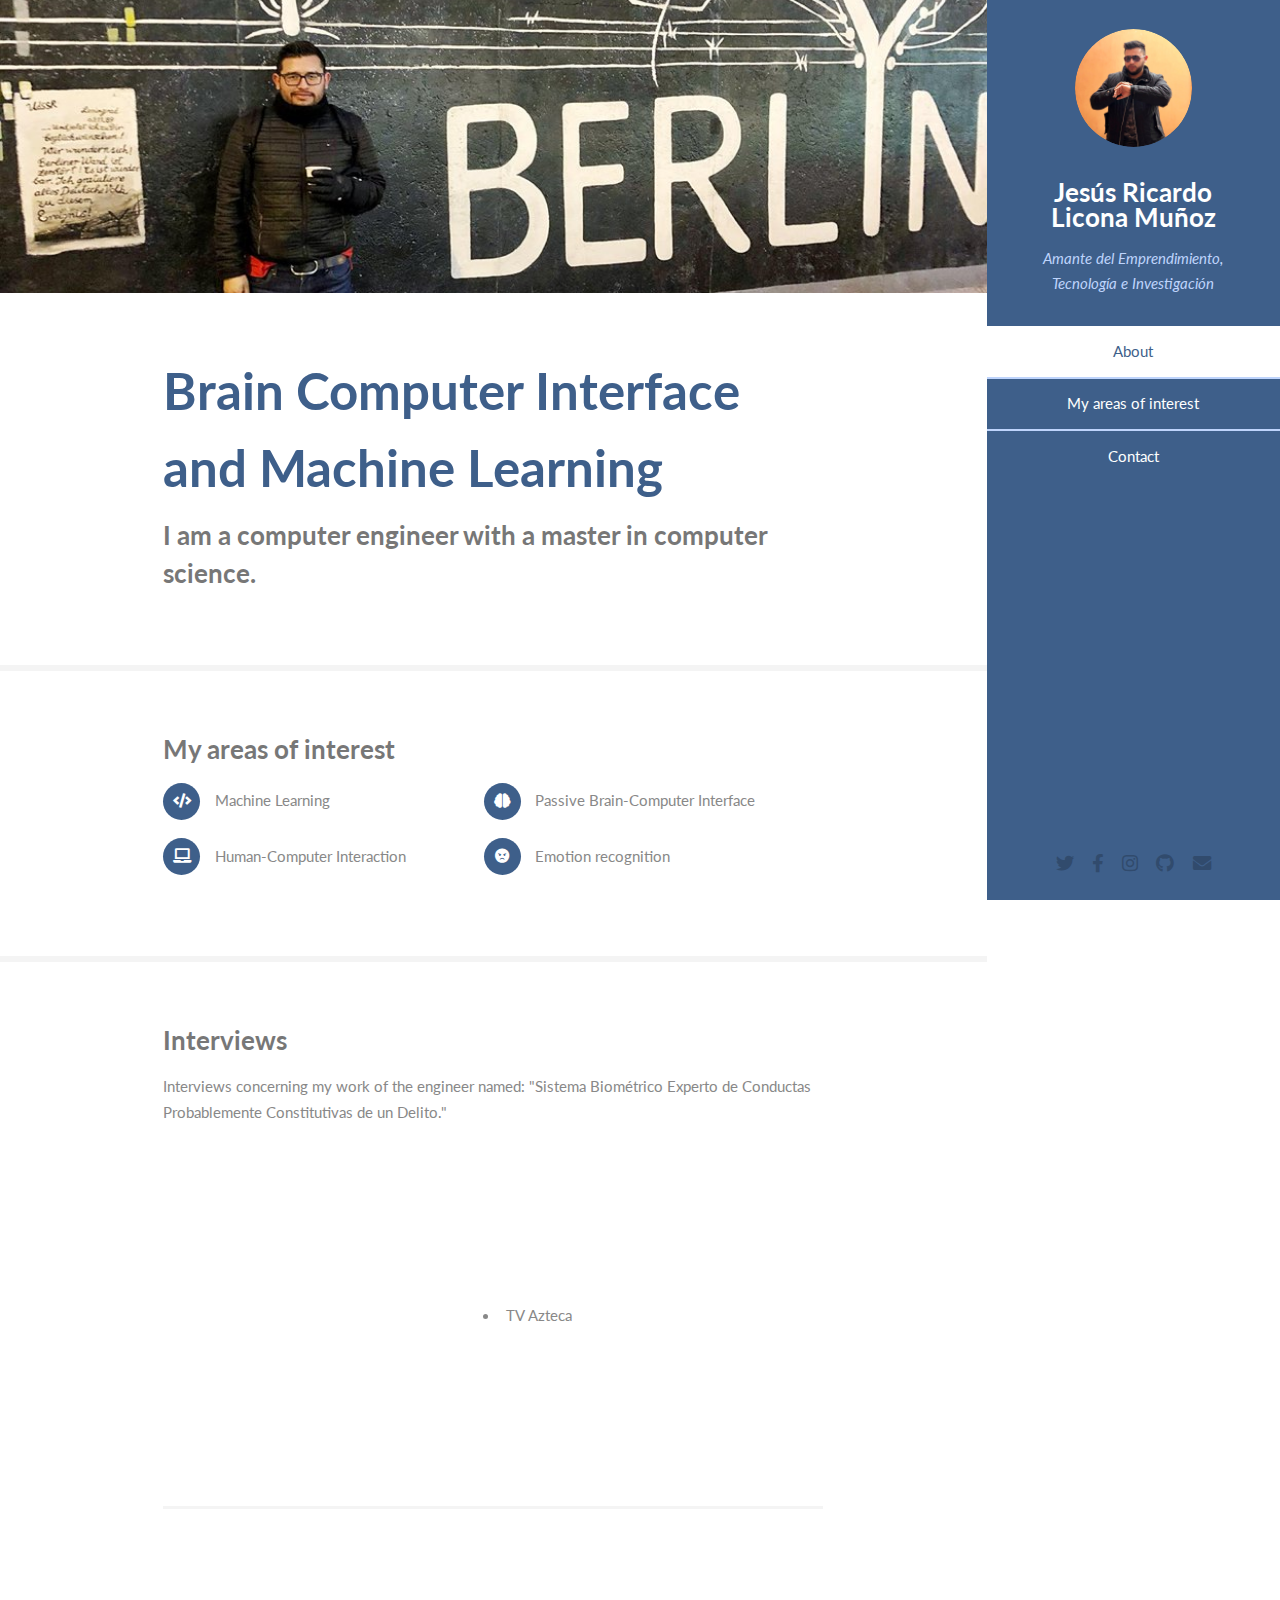
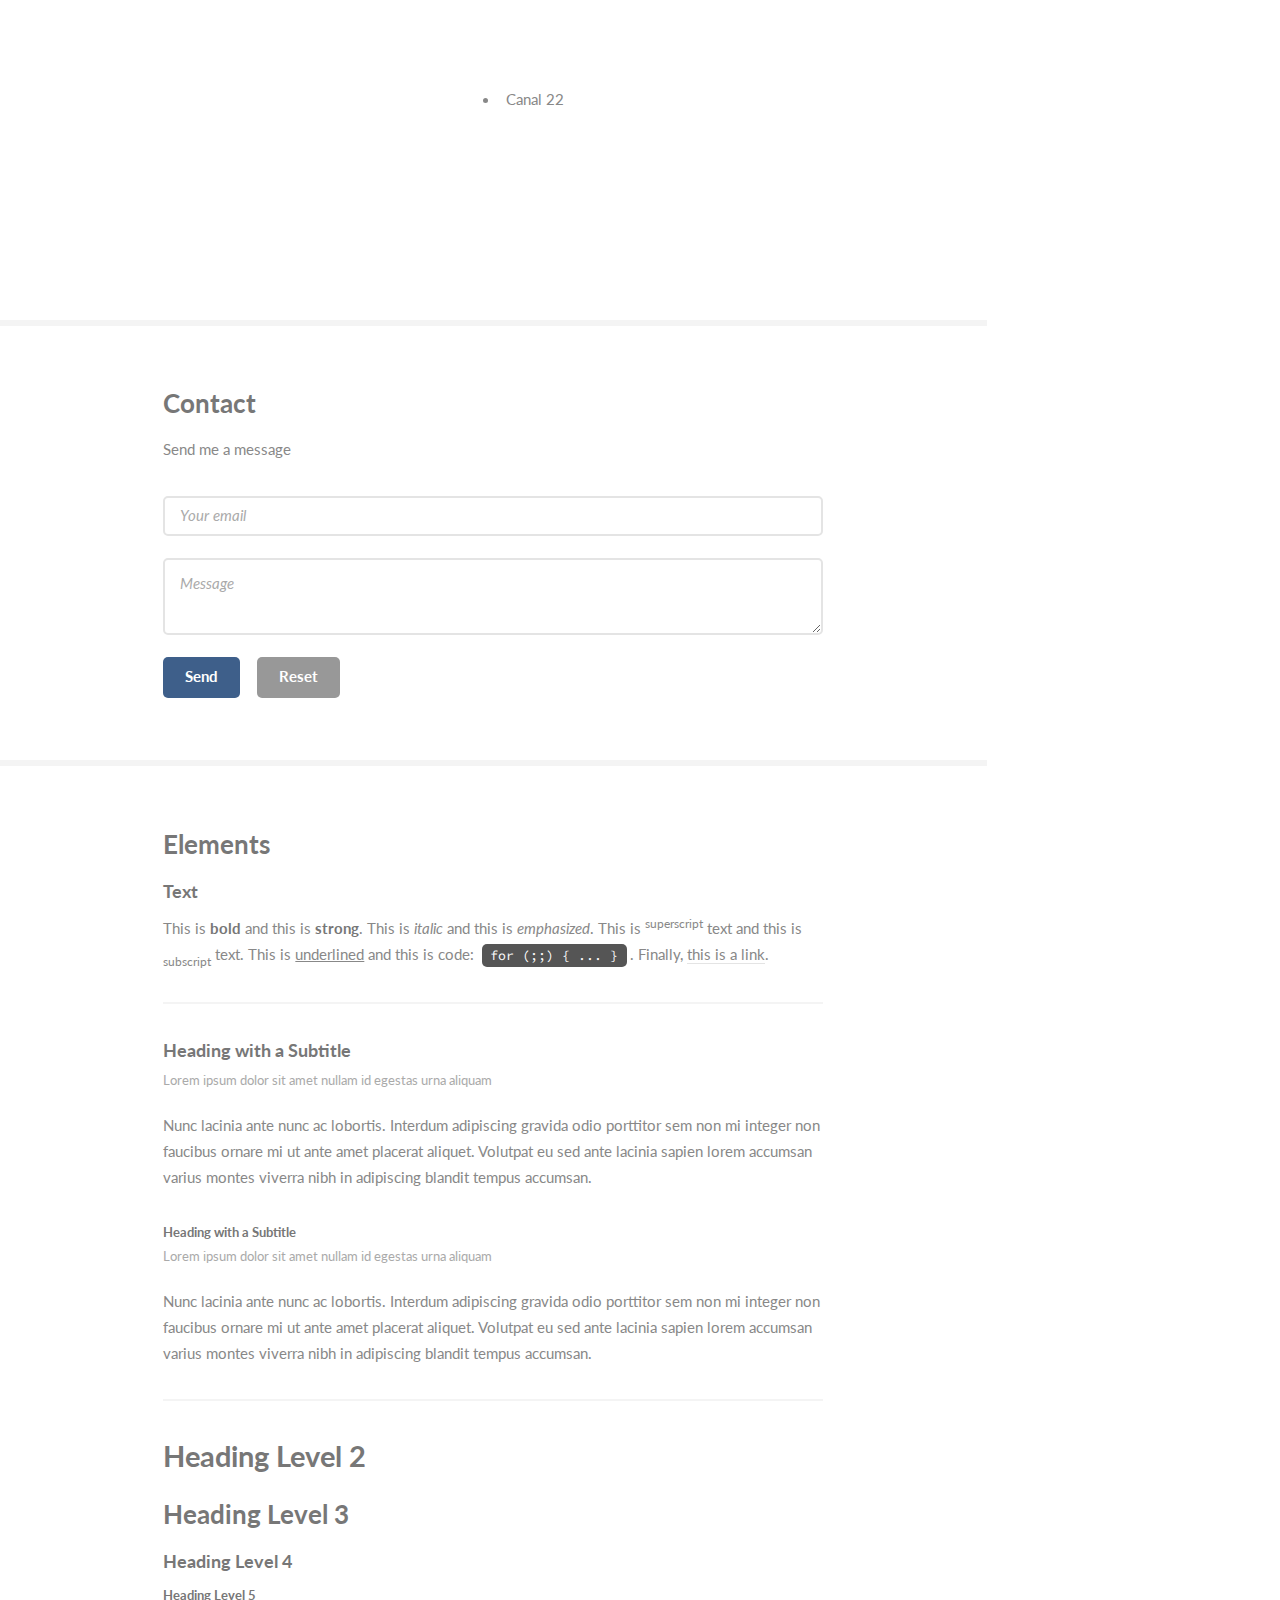
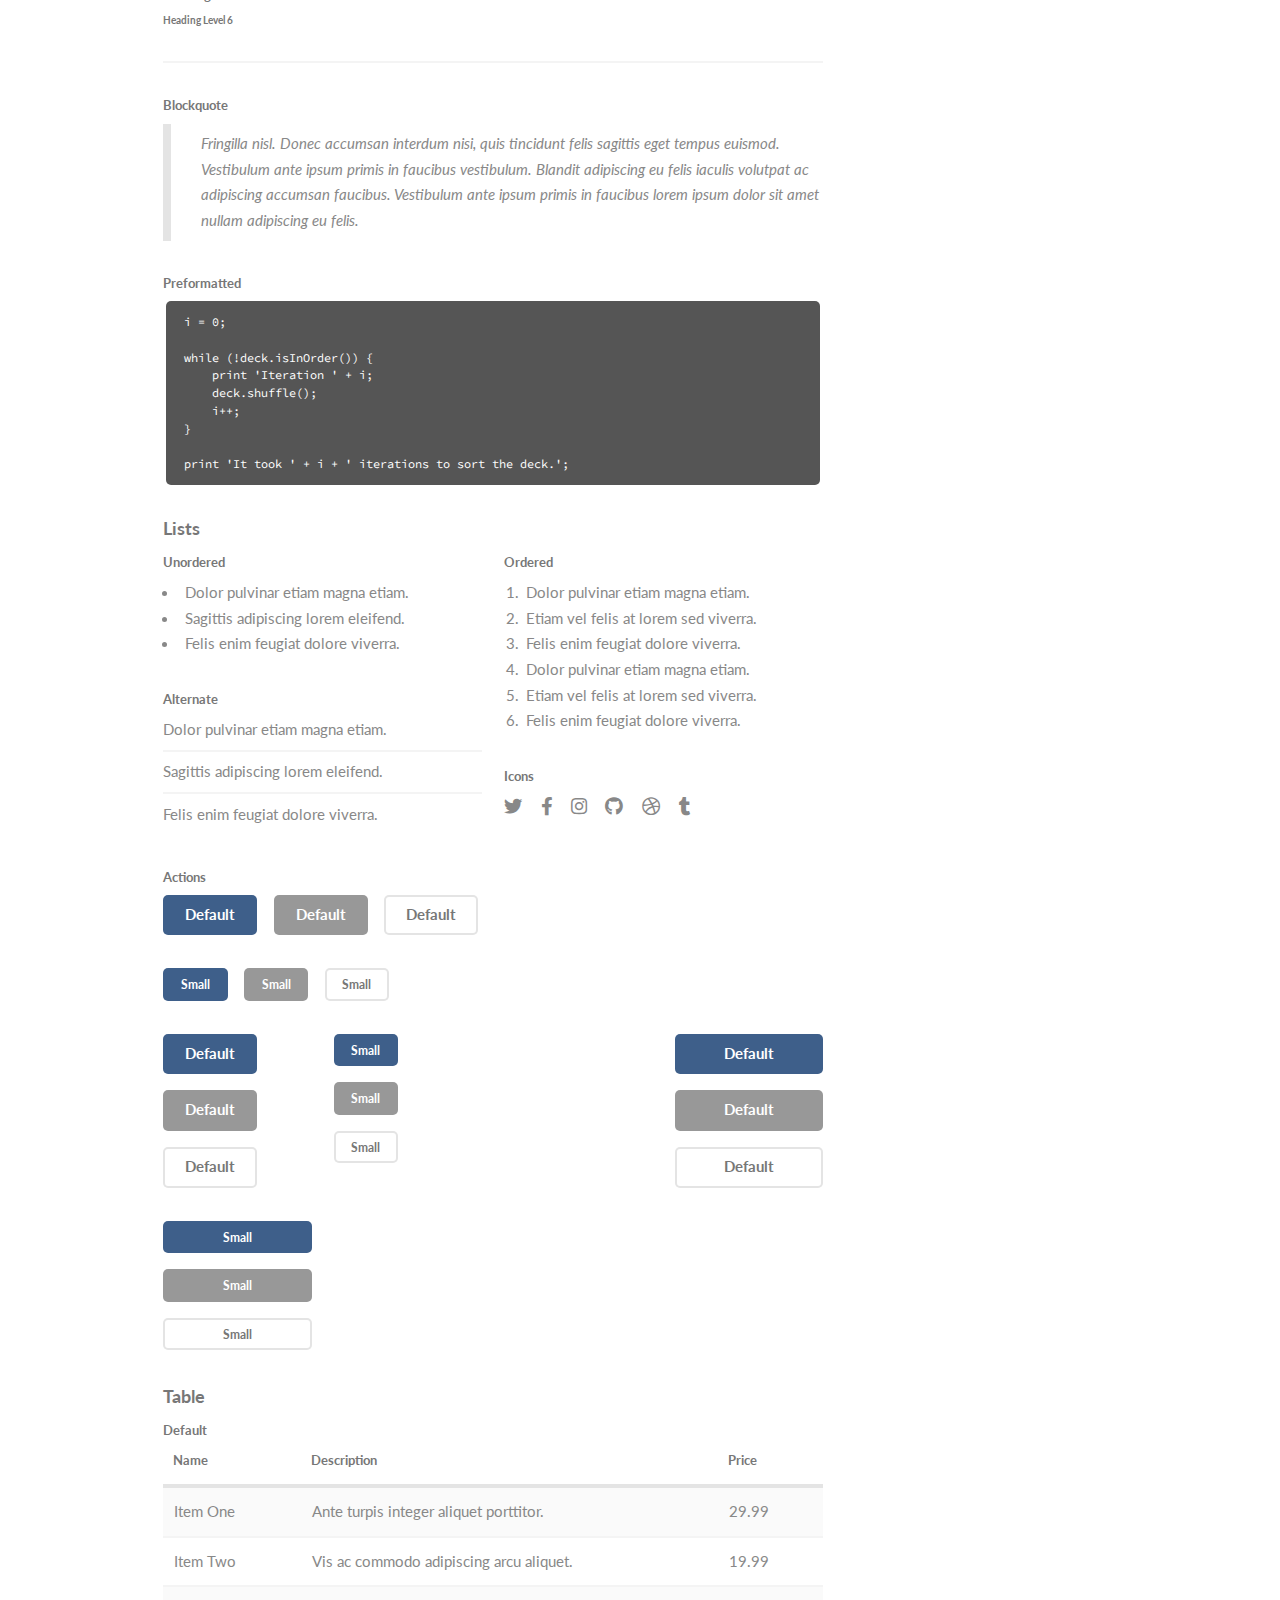
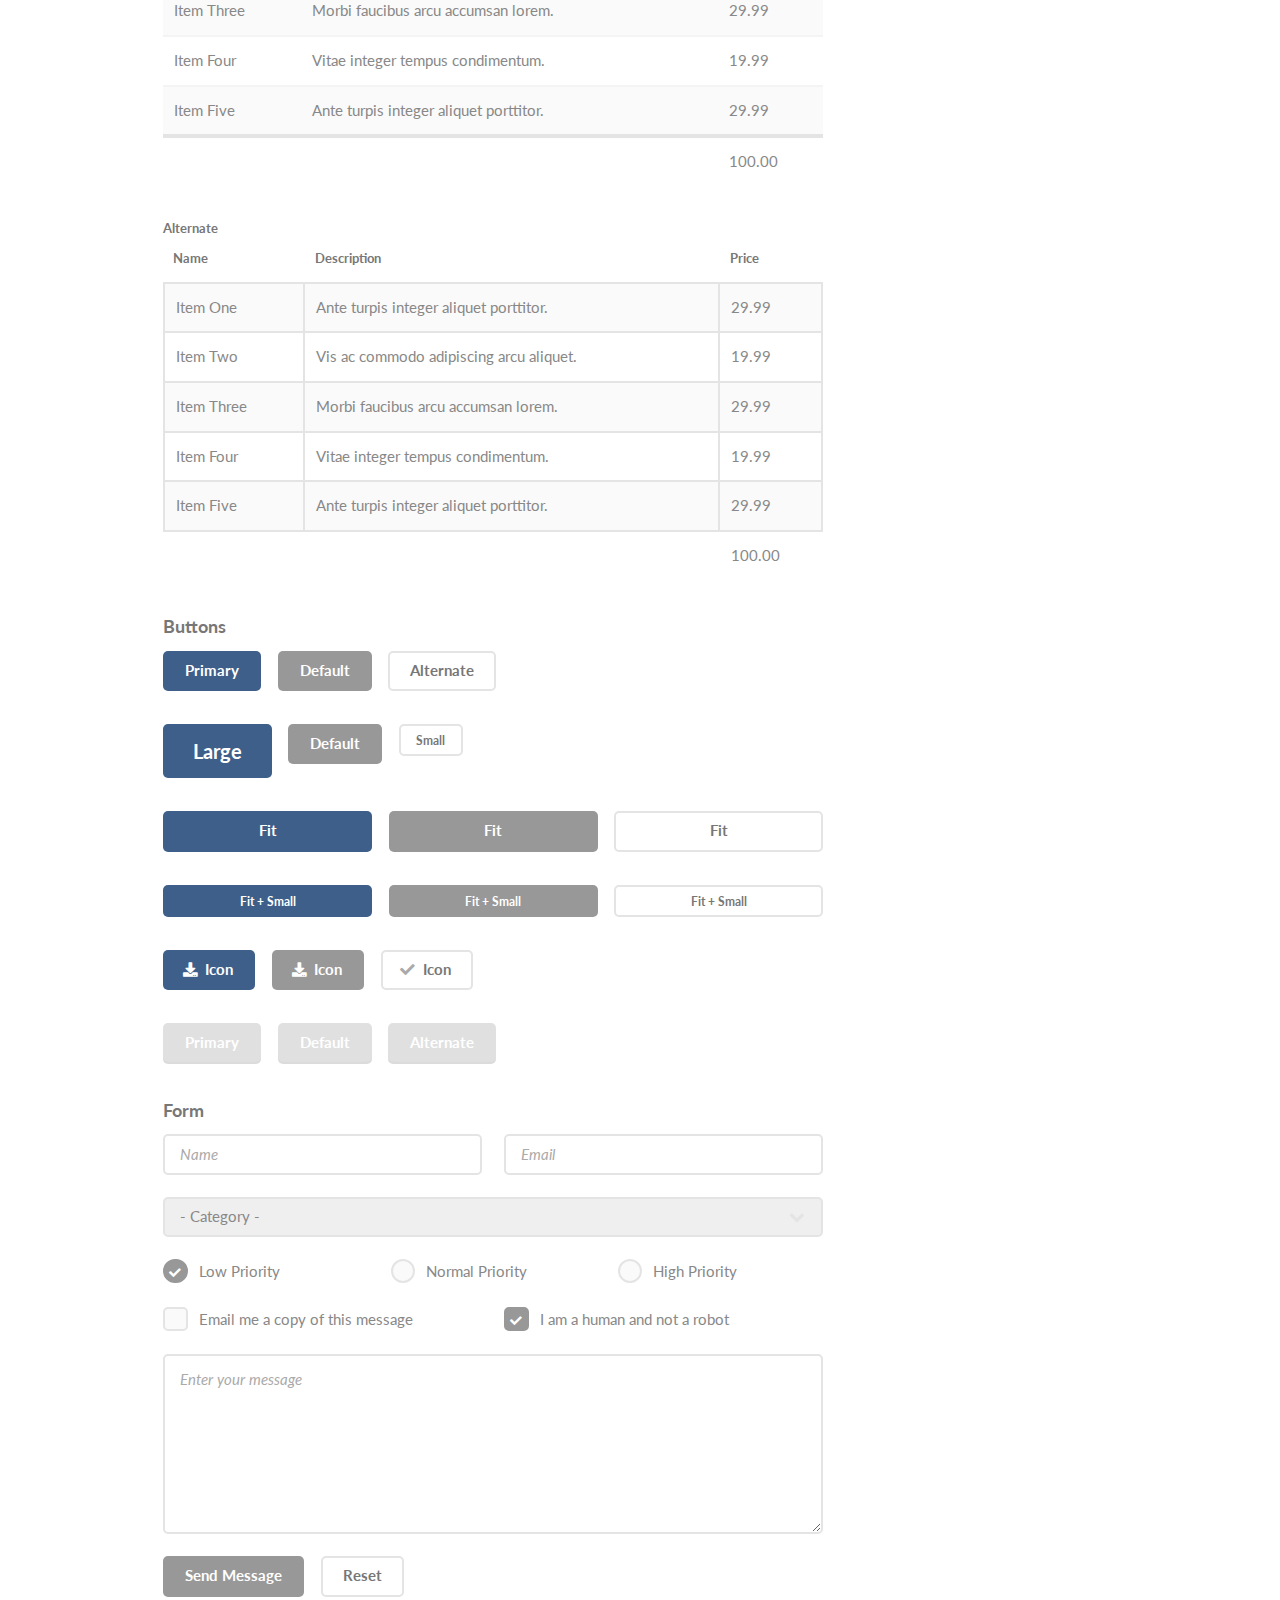
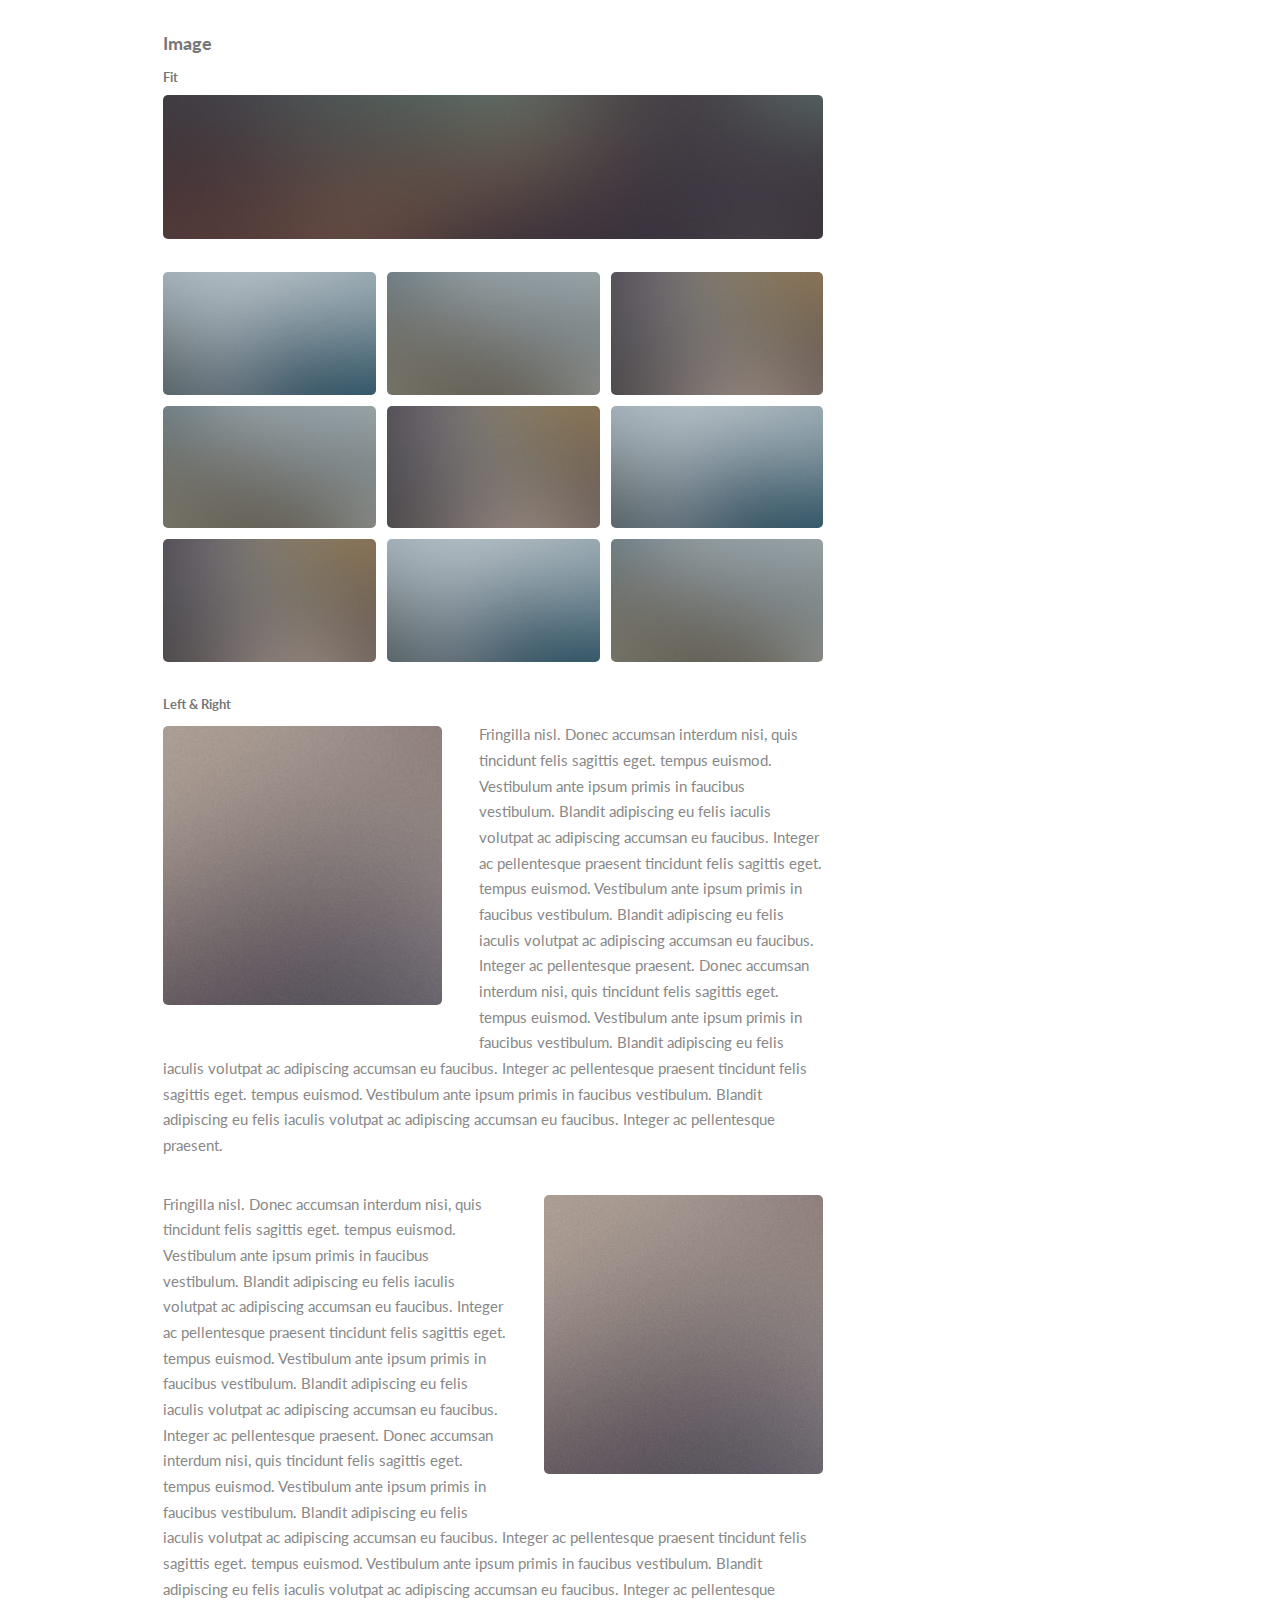
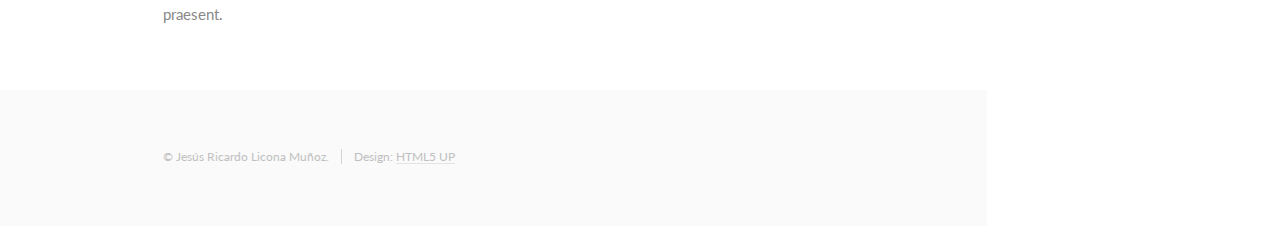
<file: docs/index.html>
<!DOCTYPE HTML>
<!--
	Read Only by HTML5 UP
	html5up.net | @ajlkn
	Free for personal and commercial use under the CCA 3.0 license (html5up.net/license)
-->
<html>
	<head>
		<title>Ricardo Licona</title>
		<meta charset="utf-8" />
		<meta name="viewport" content="width=device-width, initial-scale=1, user-scalable=no" />
		<link rel="stylesheet" href="assets/css/main.css" />
	</head>
	<body class="is-preload">

		<!-- Header -->
			<section id="header">
				<header>
					<span class="image avatar"><img src="images/profile.jpg" alt="" /></span>
					<h1 id="logo"><a href="#">Jesús Ricardo Licona Muñoz</a></h1>
					<p>Amante del Emprendimiento, Tecnología e Investigación</p>
				</header>
				<nav id="nav">
					<ul>
						<li><a href="#one" class="active">About</a></li>
						<li><a href="#three">My areas of interest</a></li>
						<li><a href="#four">Contact</a></li>
					</ul>
				</nav>
				<footer>
					<ul class="icons">
						<li><a href="https://twitter.com/ricklicona" class="icon brands fa-twitter"><span class="label">Twitter</span></a></li>
						<li><a href="https://www.facebook.com/jricardo.liconamunoz" class="icon brands fa-facebook-f"><span class="label">Facebook</span></a></li>
						<li><a href="https://www.instagram.com/ricklicona" class="icon brands fa-instagram"><span class="label">Instagram</span></a></li>
						<li><a href="#" class="icon brands fa-github"><span class="label">Github</span></a></li>
						<li><a href="#" class="icon solid fa-envelope"><span class="label">Email</span></a></li>
					</ul>
				</footer>
			</section>

		<!-- Wrapper -->
			<div id="wrapper">

				<!-- Main -->
					<div id="main">

						<!-- One -->
							<!-- One -->
							<section id="one">
								<div class="image main" data-position="center">
									<img src="images/banner1.jpg" alt="" />
								</div>
								<div class="container">
									<header class="major">
										<h2>Brain Computer Interface and Machine Learning</h2>
										<p>I am a computer engineer with a master in computer science. </p>
									</header>
									
								</div>
							</section>

					
						<!-- Two -->
						<section id="two">
							<div class="container">
								<h3>My areas of interest</h3>
								<ul class="feature-icons">
									<li class="icon solid fa-code">Machine Learning </li>
									<li class="icon solid fa-brain">Passive Brain-Computer Interface </li>
									<li class="icon solid fa-laptop">Human-Computer Interaction </li>
									<li class="icon solid fa-angry">Emotion recognition</li>
								</ul>
							</div>
						</section>

						<!-- Three -->
						<section id="three">
							<div class="container">
								<h3>Interviews</h3>
								<p>Interviews concerning my work of the engineer named: "Sistema Biométrico Experto de Conductas Probablemente Constitutivas de un Delito."</p>
								<div class="features">
									<article>
										<iframe class="image" width="560" height="315" src="https://www.youtube.com/embed/VBSrEm32kKs" frameborder="0" allow="accelerometer; autoplay; encrypted-media; gyroscope; picture-in-picture" allowfullscreen></iframe>
										<div class="inner">
											<ul>
												<li>TV Azteca</li>
											</ul>
										</div>
									</article>
									<article>
										<iframe class="image" width="560" height="315" src="https://www.youtube.com/embed/uKeszA7stmw" frameborder="0" allow="accelerometer; autoplay; encrypted-media; gyroscope; picture-in-picture" allowfullscreen></iframe>
										<div class="inner">
											<ul>
												<li>Canal 22</li>
											</ul>
										</div>
									</article>
								</div>
							</div>
						</section>

						<!-- Four -->
							<section id="four">
								<div class="container">
									<h3>Contact</h3>
									<p>Send me a message </p>
									<form method="POST" action="https://formspree.io/ricklicona@icloud.com">
										<div class="row gtr-uniform">
										<div class="col-12"><input type="email" name="email" placeholder="Your email"></div>
										<div class="col-12"><textarea name="message" placeholder="Message"></textarea></div>
										<div class="col-12">
											<ul class="actions">
												<li><input type="submit" class="primary" value="Send" /></li>
												<li><input type="reset" value="Reset" /></li>
											</ul>
										</div>
										</div>
									  </form>
								</div>
							</section>

						<!-- Five -->
						
							<section id="five">
								<div class="container">
									<h3>Elements</h3>

									<section>
										<h4>Text</h4>
										<p>This is <b>bold</b> and this is <strong>strong</strong>. This is <i>italic</i> and this is <em>emphasized</em>.
										This is <sup>superscript</sup> text and this is <sub>subscript</sub> text.
										This is <u>underlined</u> and this is code: <code>for (;;) { ... }</code>. Finally, <a href="#">this is a link</a>.</p>
										<hr />
										<header>
											<h4>Heading with a Subtitle</h4>
											<p>Lorem ipsum dolor sit amet nullam id egestas urna aliquam</p>
										</header>
										<p>Nunc lacinia ante nunc ac lobortis. Interdum adipiscing gravida odio porttitor sem non mi integer non faucibus ornare mi ut ante amet placerat aliquet. Volutpat eu sed ante lacinia sapien lorem accumsan varius montes viverra nibh in adipiscing blandit tempus accumsan.</p>
										<header>
											<h5>Heading with a Subtitle</h5>
											<p>Lorem ipsum dolor sit amet nullam id egestas urna aliquam</p>
										</header>
										<p>Nunc lacinia ante nunc ac lobortis. Interdum adipiscing gravida odio porttitor sem non mi integer non faucibus ornare mi ut ante amet placerat aliquet. Volutpat eu sed ante lacinia sapien lorem accumsan varius montes viverra nibh in adipiscing blandit tempus accumsan.</p>
										<hr />
										<h2>Heading Level 2</h2>
										<h3>Heading Level 3</h3>
										<h4>Heading Level 4</h4>
										<h5>Heading Level 5</h5>
										<h6>Heading Level 6</h6>
										<hr />
										<h5>Blockquote</h5>
										<blockquote>Fringilla nisl. Donec accumsan interdum nisi, quis tincidunt felis sagittis eget tempus euismod. Vestibulum ante ipsum primis in faucibus vestibulum. Blandit adipiscing eu felis iaculis volutpat ac adipiscing accumsan faucibus. Vestibulum ante ipsum primis in faucibus lorem ipsum dolor sit amet nullam adipiscing eu felis.</blockquote>
										<h5>Preformatted</h5>
										<pre><code>i = 0;

while (!deck.isInOrder()) {
    print 'Iteration ' + i;
    deck.shuffle();
    i++;
}

print 'It took ' + i + ' iterations to sort the deck.';</code></pre>
									</section>

									<section>
										<h4>Lists</h4>
										<div class="row">
											<div class="col-6 col-12-xsmall">
												<h5>Unordered</h5>
												<ul>
													<li>Dolor pulvinar etiam magna etiam.</li>
													<li>Sagittis adipiscing lorem eleifend.</li>
													<li>Felis enim feugiat dolore viverra.</li>
												</ul>
												<h5>Alternate</h5>
												<ul class="alt">
													<li>Dolor pulvinar etiam magna etiam.</li>
													<li>Sagittis adipiscing lorem eleifend.</li>
													<li>Felis enim feugiat dolore viverra.</li>
												</ul>
											</div>
											<div class="col-6 col-12-xsmall">
												<h5>Ordered</h5>
												<ol>
													<li>Dolor pulvinar etiam magna etiam.</li>
													<li>Etiam vel felis at lorem sed viverra.</li>
													<li>Felis enim feugiat dolore viverra.</li>
													<li>Dolor pulvinar etiam magna etiam.</li>
													<li>Etiam vel felis at lorem sed viverra.</li>
													<li>Felis enim feugiat dolore viverra.</li>
												</ol>
												<h5>Icons</h5>
												<ul class="icons">
													<li><a href="#" class="icon brands fa-twitter"><span class="label">Twitter</span></a></li>
													<li><a href="#" class="icon brands fa-facebook-f"><span class="label">Facebook</span></a></li>
													<li><a href="#" class="icon brands fa-instagram"><span class="label">Instagram</span></a></li>
													<li><a href="#" class="icon brands fa-github"><span class="label">Github</span></a></li>
													<li><a href="#" class="icon brands fa-dribbble"><span class="label">Dribbble</span></a></li>
													<li><a href="#" class="icon brands fa-tumblr"><span class="label">Tumblr</span></a></li>
												</ul>
											</div>
										</div>
										<h5>Actions</h5>
										<ul class="actions">
											<li><a href="#" class="button primary">Default</a></li>
											<li><a href="#" class="button">Default</a></li>
											<li><a href="#" class="button alt">Default</a></li>
										</ul>
										<ul class="actions small">
											<li><a href="#" class="button primary small">Small</a></li>
											<li><a href="#" class="button small">Small</a></li>
											<li><a href="#" class="button alt small">Small</a></li>
										</ul>
										<div class="row">
											<div class="col-3 col-6-medium col-12-xsmall">
												<ul class="actions stacked">
													<li><a href="#" class="button primary">Default</a></li>
													<li><a href="#" class="button">Default</a></li>
													<li><a href="#" class="button alt">Default</a></li>
												</ul>
											</div>
											<div class="col-3 col-6 col-12-xsmall">
												<ul class="actions stacked">
													<li><a href="#" class="button primary small">Small</a></li>
													<li><a href="#" class="button small">Small</a></li>
													<li><a href="#" class="button alt small">Small</a></li>
												</ul>
											</div>
											<div class="col-3 col-6-medium col-12-xsmall">
												<ul class="actions stacked">
													<li><a href="#" class="button primary fit">Default</a></li>
													<li><a href="#" class="button fit">Default</a></li>
													<li><a href="#" class="button alt fit">Default</a></li>
												</ul>
											</div>
											<div class="col-3 col-6-medium col-12-xsmall">
												<ul class="actions stacked">
													<li><a href="#" class="button primary small fit">Small</a></li>
													<li><a href="#" class="button small fit">Small</a></li>
													<li><a href="#" class="button alt small fit">Small</a></li>
												</ul>
											</div>
										</div>
									</section>

									<section>
										<h4>Table</h4>
										<h5>Default</h5>
										<div class="table-wrapper">
											<table>
												<thead>
													<tr>
														<th>Name</th>
														<th>Description</th>
														<th>Price</th>
													</tr>
												</thead>
												<tbody>
													<tr>
														<td>Item One</td>
														<td>Ante turpis integer aliquet porttitor.</td>
														<td>29.99</td>
													</tr>
													<tr>
														<td>Item Two</td>
														<td>Vis ac commodo adipiscing arcu aliquet.</td>
														<td>19.99</td>
													</tr>
													<tr>
														<td>Item Three</td>
														<td> Morbi faucibus arcu accumsan lorem.</td>
														<td>29.99</td>
													</tr>
													<tr>
														<td>Item Four</td>
														<td>Vitae integer tempus condimentum.</td>
														<td>19.99</td>
													</tr>
													<tr>
														<td>Item Five</td>
														<td>Ante turpis integer aliquet porttitor.</td>
														<td>29.99</td>
													</tr>
												</tbody>
												<tfoot>
													<tr>
														<td colspan="2"></td>
														<td>100.00</td>
													</tr>
												</tfoot>
											</table>
										</div>

										<h5>Alternate</h5>
										<div class="table-wrapper">
											<table class="alt">
												<thead>
													<tr>
														<th>Name</th>
														<th>Description</th>
														<th>Price</th>
													</tr>
												</thead>
												<tbody>
													<tr>
														<td>Item One</td>
														<td>Ante turpis integer aliquet porttitor.</td>
														<td>29.99</td>
													</tr>
													<tr>
														<td>Item Two</td>
														<td>Vis ac commodo adipiscing arcu aliquet.</td>
														<td>19.99</td>
													</tr>
													<tr>
														<td>Item Three</td>
														<td> Morbi faucibus arcu accumsan lorem.</td>
														<td>29.99</td>
													</tr>
													<tr>
														<td>Item Four</td>
														<td>Vitae integer tempus condimentum.</td>
														<td>19.99</td>
													</tr>
													<tr>
														<td>Item Five</td>
														<td>Ante turpis integer aliquet porttitor.</td>
														<td>29.99</td>
													</tr>
												</tbody>
												<tfoot>
													<tr>
														<td colspan="2"></td>
														<td>100.00</td>
													</tr>
												</tfoot>
											</table>
										</div>
									</section>

									<section>
										<h4>Buttons</h4>
										<ul class="actions">
											<li><a href="#" class="button primary">Primary</a></li>
											<li><a href="#" class="button">Default</a></li>
											<li><a href="#" class="button alt">Alternate</a></li>
										</ul>
										<ul class="actions">
											<li><a href="#" class="button primary large">Large</a></li>
											<li><a href="#" class="button">Default</a></li>
											<li><a href="#" class="button alt small">Small</a></li>
										</ul>
										<ul class="actions fit">
											<li><a href="#" class="button primary fit">Fit</a></li>
											<li><a href="#" class="button fit">Fit</a></li>
											<li><a href="#" class="button alt fit">Fit</a></li>
										</ul>
										<ul class="actions fit small">
											<li><a href="#" class="button primary fit small">Fit + Small</a></li>
											<li><a href="#" class="button fit small">Fit + Small</a></li>
											<li><a href="#" class="button alt fit small">Fit + Small</a></li>
										</ul>
										<ul class="actions">
											<li><a href="#" class="button primary icon solid fa-download">Icon</a></li>
											<li><a href="#" class="button icon solid fa-download">Icon</a></li>
											<li><a href="#" class="button alt icon solid fa-check">Icon</a></li>
										</ul>
										<ul class="actions">
											<li><span class="button primary disabled">Primary</span></li>
											<li><span class="button disabled">Default</span></li>
											<li><span class="button alt disabled">Alternate</span></li>
										</ul>
									</section>

									<section>
										<h4>Form</h4>
										<form method="post" action="#">
											<div class="row gtr-uniform">
												<div class="col-6 col-12-xsmall">
													<input type="text" name="demo-name" id="demo-name" value="" placeholder="Name" />
												</div>
												<div class="col-6 col-12-xsmall">
													<input type="email" name="demo-email" id="demo-email" value="" placeholder="Email" />
												</div>
												<div class="col-12">
													<select name="demo-category" id="demo-category">
														<option value="">- Category -</option>
														<option value="1">Manufacturing</option>
														<option value="1">Shipping</option>
														<option value="1">Administration</option>
														<option value="1">Human Resources</option>
													</select>
												</div>
												<div class="col-4 col-12-medium">
													<input type="radio" id="demo-priority-low" name="demo-priority" checked>
													<label for="demo-priority-low">Low Priority</label>
												</div>
												<div class="col-4 col-12-medium">
													<input type="radio" id="demo-priority-normal" name="demo-priority">
													<label for="demo-priority-normal">Normal Priority</label>
												</div>
												<div class="col-4 col-12-medium">
													<input type="radio" id="demo-priority-high" name="demo-priority">
													<label for="demo-priority-high">High Priority</label>
												</div>
												<div class="col-6 col-12-medium">
													<input type="checkbox" id="demo-copy" name="demo-copy">
													<label for="demo-copy">Email me a copy of this message</label>
												</div>
												<div class="col-6 col-12-medium">
													<input type="checkbox" id="demo-human" name="demo-human" checked>
													<label for="demo-human">I am a human and not a robot</label>
												</div>
												<div class="col-12">
													<textarea name="demo-message" id="demo-message" placeholder="Enter your message" rows="6"></textarea>
												</div>
												<div class="col-12">
													<ul class="actions">
														<li><input type="submit" value="Send Message" /></li>
														<li><input type="reset" value="Reset" class="alt" /></li>
													</ul>
												</div>
											</div>
										</form>
									</section>

									<section>
										<h4>Image</h4>
										<h5>Fit</h5>
										<span class="image fit"><img src="images/banner.jpg" alt="" /></span>
										<div class="box alt">
											<div class="row gtr-50 gtr-uniform">
												<div class="col-4"><span class="image fit"><img src="images/pic01.jpg" alt="" /></span></div>
												<div class="col-4"><span class="image fit"><img src="images/pic02.jpg" alt="" /></span></div>
												<div class="col-4"><span class="image fit"><img src="images/pic03.jpg" alt="" /></span></div>
												<div class="col-4"><span class="image fit"><img src="images/pic02.jpg" alt="" /></span></div>
												<div class="col-4"><span class="image fit"><img src="images/pic03.jpg" alt="" /></span></div>
												<div class="col-4"><span class="image fit"><img src="images/pic01.jpg" alt="" /></span></div>
												<div class="col-4"><span class="image fit"><img src="images/pic03.jpg" alt="" /></span></div>
												<div class="col-4"><span class="image fit"><img src="images/pic01.jpg" alt="" /></span></div>
												<div class="col-4"><span class="image fit"><img src="images/pic02.jpg" alt="" /></span></div>
											</div>
										</div>
										<h5>Left &amp; Right</h5>
										<p><span class="image left"><img src="images/avatar.jpg" alt="" /></span>Fringilla nisl. Donec accumsan interdum nisi, quis tincidunt felis sagittis eget. tempus euismod. Vestibulum ante ipsum primis in faucibus vestibulum. Blandit adipiscing eu felis iaculis volutpat ac adipiscing accumsan eu faucibus. Integer ac pellentesque praesent tincidunt felis sagittis eget. tempus euismod. Vestibulum ante ipsum primis in faucibus vestibulum. Blandit adipiscing eu felis iaculis volutpat ac adipiscing accumsan eu faucibus. Integer ac pellentesque praesent. Donec accumsan interdum nisi, quis tincidunt felis sagittis eget. tempus euismod. Vestibulum ante ipsum primis in faucibus vestibulum. Blandit adipiscing eu felis iaculis volutpat ac adipiscing accumsan eu faucibus. Integer ac pellentesque praesent tincidunt felis sagittis eget. tempus euismod. Vestibulum ante ipsum primis in faucibus vestibulum. Blandit adipiscing eu felis iaculis volutpat ac adipiscing accumsan eu faucibus. Integer ac pellentesque praesent.</p>
										<p><span class="image right"><img src="images/avatar.jpg" alt="" /></span>Fringilla nisl. Donec accumsan interdum nisi, quis tincidunt felis sagittis eget. tempus euismod. Vestibulum ante ipsum primis in faucibus vestibulum. Blandit adipiscing eu felis iaculis volutpat ac adipiscing accumsan eu faucibus. Integer ac pellentesque praesent tincidunt felis sagittis eget. tempus euismod. Vestibulum ante ipsum primis in faucibus vestibulum. Blandit adipiscing eu felis iaculis volutpat ac adipiscing accumsan eu faucibus. Integer ac pellentesque praesent. Donec accumsan interdum nisi, quis tincidunt felis sagittis eget. tempus euismod. Vestibulum ante ipsum primis in faucibus vestibulum. Blandit adipiscing eu felis iaculis volutpat ac adipiscing accumsan eu faucibus. Integer ac pellentesque praesent tincidunt felis sagittis eget. tempus euismod. Vestibulum ante ipsum primis in faucibus vestibulum. Blandit adipiscing eu felis iaculis volutpat ac adipiscing accumsan eu faucibus. Integer ac pellentesque praesent.</p>
									</section>

								</div>
							</section>
						

					</div>

				<!-- Footer -->
					<section id="footer">
						<div class="container">
							<ul class="copyright">
								<li>&copy; Jesús Ricardo Licona Muñoz.</li><li>Design: <a href="http://html5up.net">HTML5 UP</a></li>
							</ul>
						</div>
					</section>

			</div>

		<!-- Scripts -->
			<script src="assets/js/jquery.min.js"></script>
			<script src="assets/js/jquery.scrollex.min.js"></script>
			<script src="assets/js/jquery.scrolly.min.js"></script>
			<script src="assets/js/browser.min.js"></script>
			<script src="assets/js/breakpoints.min.js"></script>
			<script src="assets/js/util.js"></script>
			<script src="assets/js/main.js"></script>

	</body>
</html>
</file>
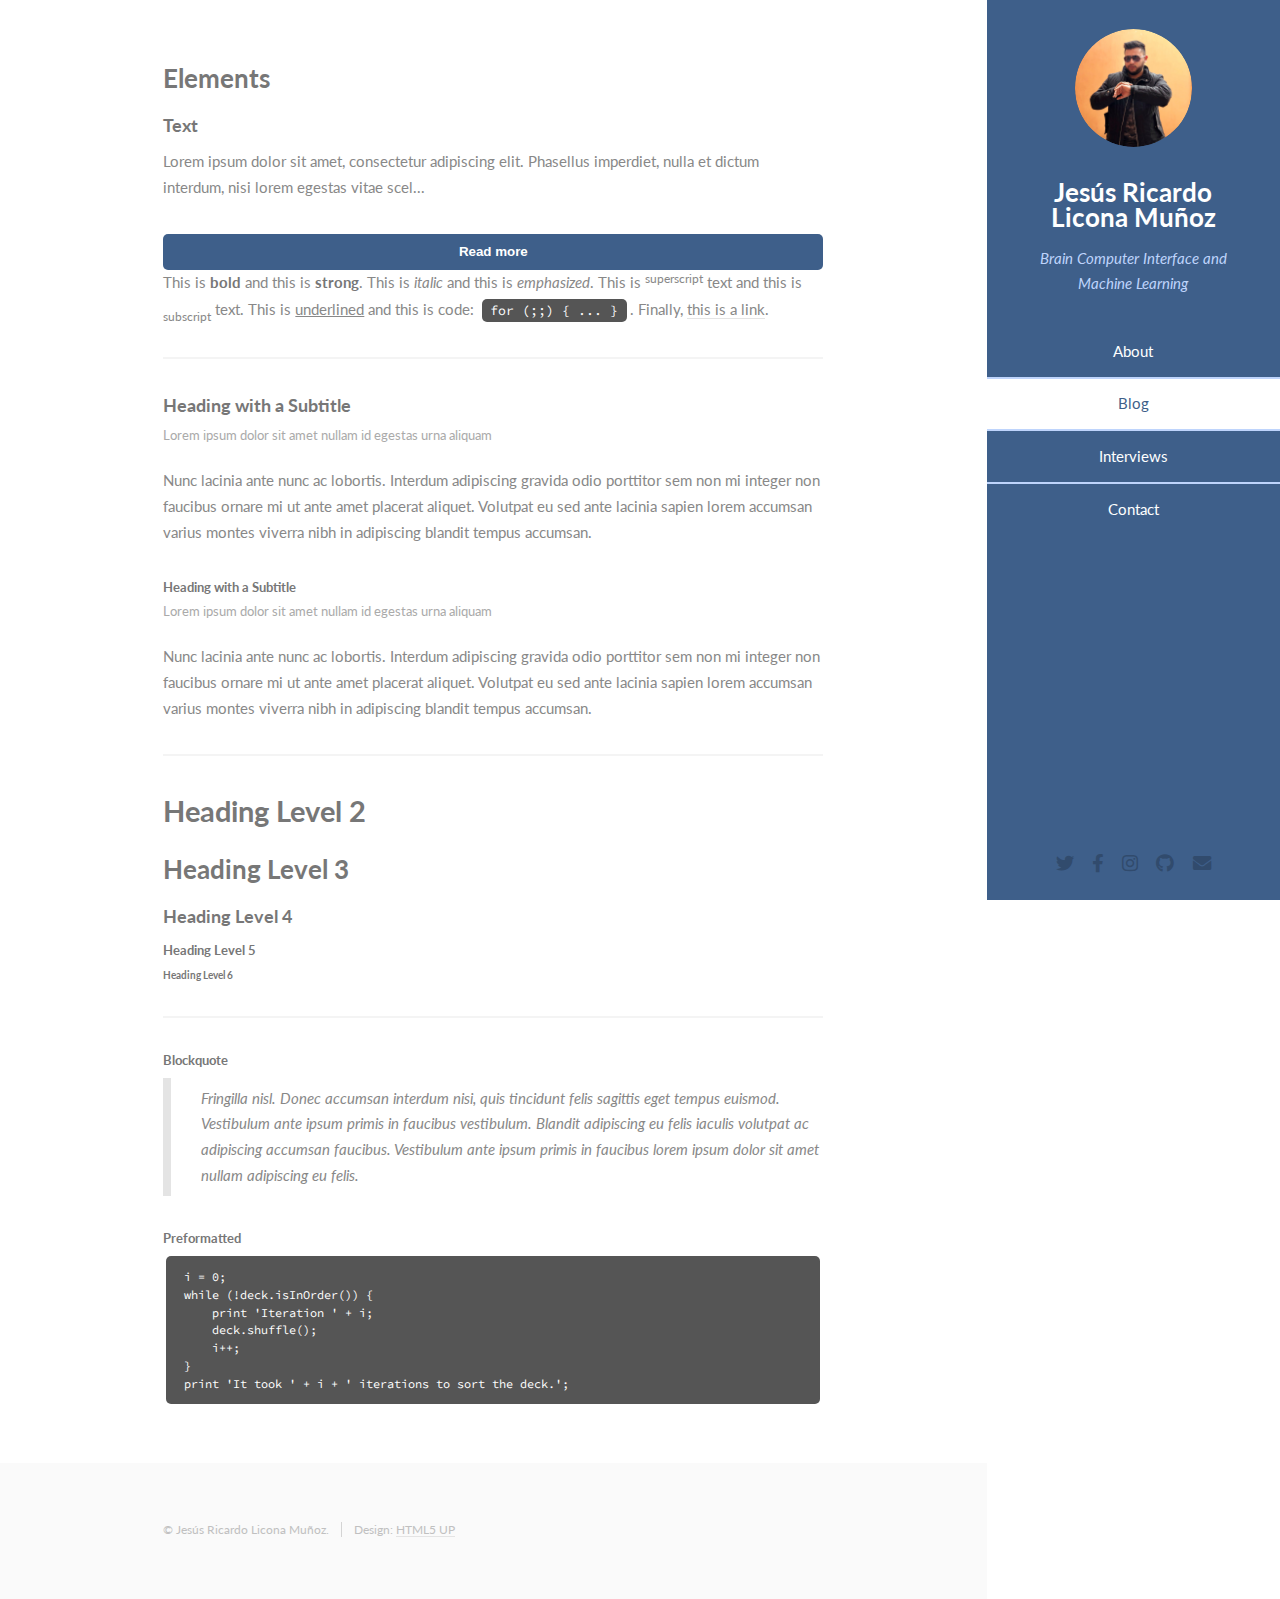
<file: docs/blog.html>
<!DOCTYPE HTML>
<!--
	Read Only by HTML5 UP
	html5up.net | @ajlkn
	Free for personal and commercial use under the CCA 3.0 license (html5up.net/license)
-->
<html>
	<head>
		<title>Ricardo Licona</title>
		<meta charset="utf-8" />
		<meta name="viewport" content="width=device-width, initial-scale=1, user-scalable=no" />
		<link rel="stylesheet" href="assets/css/main.css" />
	</head>
	<body class="is-preload">

		<!-- Header -->
			<section id="header">
				<header>
					<span class="image avatar"><img src="images/profile.jpg" alt="" /></span>
					<h1 id="logo"><a href="#">Jesús Ricardo Licona Muñoz</a></h1>
					<p>Brain Computer Interface and Machine Learning</p>
				</header>
				<nav id="nav">
					<ul>
                        <li><a href="index.html#one">About</a></li>
						<li><a href="blog.html"  class="active">Blog</a></li>
						<li><a href="index.html#three">Interviews</a></li>
						<li><a href="index.html#four">Contact</a></li>
					</ul>
				</nav>
				<footer>
					<ul class="icons">
						<li><a href="https://twitter.com/ricklicona" class="icon brands fa-twitter"><span class="label">Twitter</span></a></li>
						<li><a href="https://www.facebook.com/jricardo.liconamunoz" class="icon brands fa-facebook-f"><span class="label">Facebook</span></a></li>
						<li><a href="https://www.instagram.com/ricklicona" class="icon brands fa-instagram"><span class="label">Instagram</span></a></li>
						<li><a href="#" class="icon brands fa-github"><span class="label">Github</span></a></li>
						<li><a href="#" class="icon solid fa-envelope"><span class="label">Email</span></a></li>
					</ul>
				</footer>
			</section>

		<!-- Wrapper -->
			<div id="wrapper">

				<!-- Main -->
					<div id="main">

						<!-- Five -->
						
							<section id="five">
								<div class="container">
									<h3>Elements</h3>
									<section>
                                        <h4>Text</h4>
                                        <p>Lorem ipsum dolor sit amet, consectetur adipiscing elit. Phasellus imperdiet, 
                                            nulla et dictum interdum, nisi lorem egestas vitae scel<span id="dots">...
                            
                                        </span><span id="more">erisque enim ligula venenatis dolor. Maecenas nisl est, ultrices 
                                            nec congue eget, auctor vitae massa. Fusce luctus vestibulum augue ut aliquet. Nunc sagittis 
                                            dictum nisi, sed ullamcorper ipsum dignissim ac. In at libero sed nunc venenatis imperdiet sed
                                             ornare turpis. Donec vitae dui eget tellus gravida venenatis. Integer fringilla congue eros
                                              non fermentum. Sed dapibus pulvinar nibh tempor porta.</span></p>

                                       
                                        <button onclick="myFunction()" id="myBtn" class="button primary fit">Read more</button>
                                        

										<p>This is <b>bold</b> and this is <strong>strong</strong>. This is <i>italic</i> and this is <em>emphasized</em>.
										This is <sup>superscript</sup> text and this is <sub>subscript</sub> text.
										This is <u>underlined</u> and this is code: <code>for (;;) { ... }</code>. Finally, <a href="#">this is a link</a>.</p>
										<hr />
										<header>
											<h4>Heading with a Subtitle</h4>
											<p>Lorem ipsum dolor sit amet nullam id egestas urna aliquam</p>
										</header>
										<p>Nunc lacinia ante nunc ac lobortis. Interdum adipiscing gravida odio porttitor sem non mi integer non faucibus ornare mi ut ante amet placerat aliquet. Volutpat eu sed ante lacinia sapien lorem accumsan varius montes viverra nibh in adipiscing blandit tempus accumsan.</p>
										<header>
											<h5>Heading with a Subtitle</h5>
											<p>Lorem ipsum dolor sit amet nullam id egestas urna aliquam</p>
										</header>
										<p>Nunc lacinia ante nunc ac lobortis. Interdum adipiscing gravida odio porttitor sem non mi integer non faucibus ornare mi ut ante amet placerat aliquet. Volutpat eu sed ante lacinia sapien lorem accumsan varius montes viverra nibh in adipiscing blandit tempus accumsan.</p>
										<hr />
										<h2>Heading Level 2</h2>
										<h3>Heading Level 3</h3>
										<h4>Heading Level 4</h4>
										<h5>Heading Level 5</h5>
										<h6>Heading Level 6</h6>
										<hr />
										<h5>Blockquote</h5>
										<blockquote>Fringilla nisl. Donec accumsan interdum nisi, quis tincidunt felis sagittis eget tempus euismod. Vestibulum ante ipsum primis in faucibus vestibulum. Blandit adipiscing eu felis iaculis volutpat ac adipiscing accumsan faucibus. Vestibulum ante ipsum primis in faucibus lorem ipsum dolor sit amet nullam adipiscing eu felis.</blockquote>
										<h5>Preformatted</h5>
										<pre><code>i = 0;
while (!deck.isInOrder()) {
    print 'Iteration ' + i;
    deck.shuffle();
    i++;
}
print 'It took ' + i + ' iterations to sort the deck.';</code></pre>
                                    </section>
                                    <!--
									<section>
										<h4>Lists</h4>
										<div class="row">
											<div class="col-6 col-12-xsmall">
												<h5>Unordered</h5>
												<ul>
													<li>Dolor pulvinar etiam magna etiam.</li>
													<li>Sagittis adipiscing lorem eleifend.</li>
													<li>Felis enim feugiat dolore viverra.</li>
												</ul>
												<h5>Alternate</h5>
												<ul class="alt">
													<li>Dolor pulvinar etiam magna etiam.</li>
													<li>Sagittis adipiscing lorem eleifend.</li>
													<li>Felis enim feugiat dolore viverra.</li>
												</ul>
											</div>
											<div class="col-6 col-12-xsmall">
												<h5>Ordered</h5>
												<ol>
													<li>Dolor pulvinar etiam magna etiam.</li>
													<li>Etiam vel felis at lorem sed viverra.</li>
													<li>Felis enim feugiat dolore viverra.</li>
													<li>Dolor pulvinar etiam magna etiam.</li>
													<li>Etiam vel felis at lorem sed viverra.</li>
													<li>Felis enim feugiat dolore viverra.</li>
												</ol>
												<h5>Icons</h5>
												<ul class="icons">
													<li><a href="#" class="icon brands fa-twitter"><span class="label">Twitter</span></a></li>
													<li><a href="#" class="icon brands fa-facebook-f"><span class="label">Facebook</span></a></li>
													<li><a href="#" class="icon brands fa-instagram"><span class="label">Instagram</span></a></li>
													<li><a href="#" class="icon brands fa-github"><span class="label">Github</span></a></li>
													<li><a href="#" class="icon brands fa-dribbble"><span class="label">Dribbble</span></a></li>
													<li><a href="#" class="icon brands fa-tumblr"><span class="label">Tumblr</span></a></li>
												</ul>
											</div>
										</div>
										<h5>Actions</h5>
										<ul class="actions">
											<li><a href="#" class="button primary">Default</a></li>
											<li><a href="#" class="button">Default</a></li>
											<li><a href="#" class="button alt">Default</a></li>
										</ul>
										<ul class="actions small">
											<li><a href="#" class="button primary small">Small</a></li>
											<li><a href="#" class="button small">Small</a></li>
											<li><a href="#" class="button alt small">Small</a></li>
										</ul>
										<div class="row">
											<div class="col-3 col-6-medium col-12-xsmall">
												<ul class="actions stacked">
													<li><a href="#" class="button primary">Default</a></li>
													<li><a href="#" class="button">Default</a></li>
													<li><a href="#" class="button alt">Default</a></li>
												</ul>
											</div>
											<div class="col-3 col-6 col-12-xsmall">
												<ul class="actions stacked">
													<li><a href="#" class="button primary small">Small</a></li>
													<li><a href="#" class="button small">Small</a></li>
													<li><a href="#" class="button alt small">Small</a></li>
												</ul>
											</div>
											<div class="col-3 col-6-medium col-12-xsmall">
												<ul class="actions stacked">
													<li><a href="#" class="button primary fit">Default</a></li>
													<li><a href="#" class="button fit">Default</a></li>
													<li><a href="#" class="button alt fit">Default</a></li>
												</ul>
											</div>
											<div class="col-3 col-6-medium col-12-xsmall">
												<ul class="actions stacked">
													<li><a href="#" class="button primary small fit">Small</a></li>
													<li><a href="#" class="button small fit">Small</a></li>
													<li><a href="#" class="button alt small fit">Small</a></li>
												</ul>
											</div>
										</div>
									</section>
									<section>
										<h4>Table</h4>
										<h5>Default</h5>
										<div class="table-wrapper">
											<table>
												<thead>
													<tr>
														<th>Name</th>
														<th>Description</th>
														<th>Price</th>
													</tr>
												</thead>
												<tbody>
													<tr>
														<td>Item One</td>
														<td>Ante turpis integer aliquet porttitor.</td>
														<td>29.99</td>
													</tr>
													<tr>
														<td>Item Two</td>
														<td>Vis ac commodo adipiscing arcu aliquet.</td>
														<td>19.99</td>
													</tr>
													<tr>
														<td>Item Three</td>
														<td> Morbi faucibus arcu accumsan lorem.</td>
														<td>29.99</td>
													</tr>
													<tr>
														<td>Item Four</td>
														<td>Vitae integer tempus condimentum.</td>
														<td>19.99</td>
													</tr>
													<tr>
														<td>Item Five</td>
														<td>Ante turpis integer aliquet porttitor.</td>
														<td>29.99</td>
													</tr>
												</tbody>
												<tfoot>
													<tr>
														<td colspan="2"></td>
														<td>100.00</td>
													</tr>
												</tfoot>
											</table>
										</div>
										<h5>Alternate</h5>
										<div class="table-wrapper">
											<table class="alt">
												<thead>
													<tr>
														<th>Name</th>
														<th>Description</th>
														<th>Price</th>
													</tr>
												</thead>
												<tbody>
													<tr>
														<td>Item One</td>
														<td>Ante turpis integer aliquet porttitor.</td>
														<td>29.99</td>
													</tr>
													<tr>
														<td>Item Two</td>
														<td>Vis ac commodo adipiscing arcu aliquet.</td>
														<td>19.99</td>
													</tr>
													<tr>
														<td>Item Three</td>
														<td> Morbi faucibus arcu accumsan lorem.</td>
														<td>29.99</td>
													</tr>
													<tr>
														<td>Item Four</td>
														<td>Vitae integer tempus condimentum.</td>
														<td>19.99</td>
													</tr>
													<tr>
														<td>Item Five</td>
														<td>Ante turpis integer aliquet porttitor.</td>
														<td>29.99</td>
													</tr>
												</tbody>
												<tfoot>
													<tr>
														<td colspan="2"></td>
														<td>100.00</td>
													</tr>
												</tfoot>
											</table>
										</div>
									</section>
									<section>
										<h4>Buttons</h4>
										<ul class="actions">
											<li><a href="#" class="button primary">Primary</a></li>
											<li><a href="#" class="button">Default</a></li>
											<li><a href="#" class="button alt">Alternate</a></li>
										</ul>
										<ul class="actions">
											<li><a href="#" class="button primary large">Large</a></li>
											<li><a href="#" class="button">Default</a></li>
											<li><a href="#" class="button alt small">Small</a></li>
										</ul>
										<ul class="actions fit">
											<li><a href="#" class="button primary fit">Fit</a></li>
											<li><a href="#" class="button fit">Fit</a></li>
											<li><a href="#" class="button alt fit">Fit</a></li>
										</ul>
										<ul class="actions fit small">
											<li><a href="#" class="button primary fit small">Fit + Small</a></li>
											<li><a href="#" class="button fit small">Fit + Small</a></li>
											<li><a href="#" class="button alt fit small">Fit + Small</a></li>
										</ul>
										<ul class="actions">
											<li><a href="#" class="button primary icon solid fa-download">Icon</a></li>
											<li><a href="#" class="button icon solid fa-download">Icon</a></li>
											<li><a href="#" class="button alt icon solid fa-check">Icon</a></li>
										</ul>
										<ul class="actions">
											<li><span class="button primary disabled">Primary</span></li>
											<li><span class="button disabled">Default</span></li>
											<li><span class="button alt disabled">Alternate</span></li>
										</ul>
									</section>
									<section>
										<h4>Form</h4>
										<form method="post" action="#">
											<div class="row gtr-uniform">
												<div class="col-6 col-12-xsmall">
													<input type="text" name="demo-name" id="demo-name" value="" placeholder="Name" />
												</div>
												<div class="col-6 col-12-xsmall">
													<input type="email" name="demo-email" id="demo-email" value="" placeholder="Email" />
												</div>
												<div class="col-12">
													<select name="demo-category" id="demo-category">
														<option value="">- Category -</option>
														<option value="1">Manufacturing</option>
														<option value="1">Shipping</option>
														<option value="1">Administration</option>
														<option value="1">Human Resources</option>
													</select>
												</div>
												<div class="col-4 col-12-medium">
													<input type="radio" id="demo-priority-low" name="demo-priority" checked>
													<label for="demo-priority-low">Low Priority</label>
												</div>
												<div class="col-4 col-12-medium">
													<input type="radio" id="demo-priority-normal" name="demo-priority">
													<label for="demo-priority-normal">Normal Priority</label>
												</div>
												<div class="col-4 col-12-medium">
													<input type="radio" id="demo-priority-high" name="demo-priority">
													<label for="demo-priority-high">High Priority</label>
												</div>
												<div class="col-6 col-12-medium">
													<input type="checkbox" id="demo-copy" name="demo-copy">
													<label for="demo-copy">Email me a copy of this message</label>
												</div>
												<div class="col-6 col-12-medium">
													<input type="checkbox" id="demo-human" name="demo-human" checked>
													<label for="demo-human">I am a human and not a robot</label>
												</div>
												<div class="col-12">
													<textarea name="demo-message" id="demo-message" placeholder="Enter your message" rows="6"></textarea>
												</div>
												<div class="col-12">
													<ul class="actions">
														<li><input type="submit" value="Send Message" /></li>
														<li><input type="reset" value="Reset" class="alt" /></li>
													</ul>
												</div>
											</div>
										</form>
									</section>
									<section>
										<h4>Image</h4>
										<h5>Fit</h5>
										<span class="image fit"><img src="images/banner.jpg" alt="" /></span>
										<div class="box alt">
											<div class="row gtr-50 gtr-uniform">
												<div class="col-4"><span class="image fit"><img src="images/pic01.jpg" alt="" /></span></div>
												<div class="col-4"><span class="image fit"><img src="images/pic02.jpg" alt="" /></span></div>
												<div class="col-4"><span class="image fit"><img src="images/pic03.jpg" alt="" /></span></div>
												<div class="col-4"><span class="image fit"><img src="images/pic02.jpg" alt="" /></span></div>
												<div class="col-4"><span class="image fit"><img src="images/pic03.jpg" alt="" /></span></div>
												<div class="col-4"><span class="image fit"><img src="images/pic01.jpg" alt="" /></span></div>
												<div class="col-4"><span class="image fit"><img src="images/pic03.jpg" alt="" /></span></div>
												<div class="col-4"><span class="image fit"><img src="images/pic01.jpg" alt="" /></span></div>
												<div class="col-4"><span class="image fit"><img src="images/pic02.jpg" alt="" /></span></div>
											</div>
										</div>
										<h5>Left &amp; Right</h5>
										<p><span class="image left"><img src="images/avatar.jpg" alt="" /></span>Fringilla nisl. Donec accumsan interdum nisi, quis tincidunt felis sagittis eget. tempus euismod. Vestibulum ante ipsum primis in faucibus vestibulum. Blandit adipiscing eu felis iaculis volutpat ac adipiscing accumsan eu faucibus. Integer ac pellentesque praesent tincidunt felis sagittis eget. tempus euismod. Vestibulum ante ipsum primis in faucibus vestibulum. Blandit adipiscing eu felis iaculis volutpat ac adipiscing accumsan eu faucibus. Integer ac pellentesque praesent. Donec accumsan interdum nisi, quis tincidunt felis sagittis eget. tempus euismod. Vestibulum ante ipsum primis in faucibus vestibulum. Blandit adipiscing eu felis iaculis volutpat ac adipiscing accumsan eu faucibus. Integer ac pellentesque praesent tincidunt felis sagittis eget. tempus euismod. Vestibulum ante ipsum primis in faucibus vestibulum. Blandit adipiscing eu felis iaculis volutpat ac adipiscing accumsan eu faucibus. Integer ac pellentesque praesent.</p>
										<p><span class="image right"><img src="images/avatar.jpg" alt="" /></span>Fringilla nisl. Donec accumsan interdum nisi, quis tincidunt felis sagittis eget. tempus euismod. Vestibulum ante ipsum primis in faucibus vestibulum. Blandit adipiscing eu felis iaculis volutpat ac adipiscing accumsan eu faucibus. Integer ac pellentesque praesent tincidunt felis sagittis eget. tempus euismod. Vestibulum ante ipsum primis in faucibus vestibulum. Blandit adipiscing eu felis iaculis volutpat ac adipiscing accumsan eu faucibus. Integer ac pellentesque praesent. Donec accumsan interdum nisi, quis tincidunt felis sagittis eget. tempus euismod. Vestibulum ante ipsum primis in faucibus vestibulum. Blandit adipiscing eu felis iaculis volutpat ac adipiscing accumsan eu faucibus. Integer ac pellentesque praesent tincidunt felis sagittis eget. tempus euismod. Vestibulum ante ipsum primis in faucibus vestibulum. Blandit adipiscing eu felis iaculis volutpat ac adipiscing accumsan eu faucibus. Integer ac pellentesque praesent.</p>
									</section>
								</div>-->
							</section>
						

					</div>

				<!-- Footer -->
					<section id="footer">
						<div class="container">
							<ul class="copyright">
								<li>&copy; Jesús Ricardo Licona Muñoz.</li><li>Design: <a href="http://html5up.net">HTML5 UP</a></li>
							</ul>
						</div>
					</section>

			</div>

		<!-- Scripts -->
			<script src="assets/js/jquery.min.js"></script>
			<script src="assets/js/jquery.scrollex.min.js"></script>
			<script src="assets/js/jquery.scrolly.min.js"></script>
			<script src="assets/js/browser.min.js"></script>
			<script src="assets/js/breakpoints.min.js"></script>
			<script src="assets/js/util.js"></script>
			<script src="assets/js/main.js"></script>

	</body>
</html>
</file>
<file: docs/assets/css/main.css>
@import url("fontawesome-all.min.css");
@import url("https://fonts.googleapis.com/css?family=Lato:400,400italic,700,700italic|Source+Code+Pro:400");

/*
	Read Only by HTML5 UP
	html5up.net | @ajlkn
	Free for personal and commercial use under the CCA 3.0 license (html5up.net/license)
*/

html, body, div, span, applet, object,
iframe, h1, h2, h3, h4, h5, h6, p, blockquote,
pre, a, abbr, acronym, address, big, cite,
code, del, dfn, em, img, ins, kbd, q, s, samp,
small, strike, strong, sub, sup, tt, var, b,
u, i, center, dl, dt, dd, ol, ul, li, fieldset,
form, label, legend, table, caption, tbody,
tfoot, thead, tr, th, td, article, aside,
canvas, details, embed, figure, figcaption,
footer, header, hgroup, menu, nav, output, ruby,
section, summary, time, mark, audio, video {
	margin: 0;
	padding: 0;
	border: 0;
	font-size: 100%;
	font: inherit;
	vertical-align: baseline;}

article, aside, details, figcaption, figure,
footer, header, hgroup, menu, nav, section {
	display: block;}

body {
	line-height: 1;
}

ol, ul {
	list-style: none;
}

blockquote, q {
	quotes: none;
}

	blockquote:before, blockquote:after, q:before, q:after {
		content: '';
		content: none;
	}

table {
	border-collapse: collapse;
	border-spacing: 0;
}

body {
	-webkit-text-size-adjust: none;
}

mark {
	background-color: transparent;
	color: inherit;
}

input::-moz-focus-inner {
	border: 0;
	padding: 0;
}

input, select, textarea {
	-moz-appearance: none;
	-webkit-appearance: none;
	-ms-appearance: none;
	appearance: none;
}

/* Basic */

	html {
		box-sizing: border-box;
	}

	*, *:before, *:after {
		box-sizing: inherit;
	}

	body {
		background: #fff;
	}

		body.is-preload *, body.is-preload *:before, body.is-preload *:after {
			-moz-animation: none !important;
			-webkit-animation: none !important;
			-ms-animation: none !important;
			animation: none !important;
			-moz-transition: none !important;
			-webkit-transition: none !important;
			-ms-transition: none !important;
			transition: none !important;
		}

	body, input, select, textarea {
		color: #888;
		font-family: "Lato", sans-serif;
		font-size: 16pt;
		font-weight: 400;
		line-height: 1.75em;
	}

	a {
		-moz-transition: color 0.2s ease-in-out, border-color 0.2s ease-in-out;
		-webkit-transition: color 0.2s ease-in-out, border-color 0.2s ease-in-out;
		-ms-transition: color 0.2s ease-in-out, border-color 0.2s ease-in-out;
		transition: color 0.2s ease-in-out, border-color 0.2s ease-in-out;
		border-bottom: solid 1px #e4e4e4;
		color: inherit;
		text-decoration: none;
	}

		a:hover {
			border-bottom-color: transparent;
			color: #3e5f8a !important;
		}

	strong, b {
		color: #777;
		font-weight: 700;
	}

	em, i {
		font-style: italic;
	}

	p {
		margin: 0 0 2.25em 0;
	}

	h1, h2, h3, h4, h5, h6 {
		color: #777;
		font-weight: 700;
		line-height: 1em;
		margin: 0 0 0.5625em 0;
	}

		h1 a, h2 a, h3 a, h4 a, h5 a, h6 a {
			border: 0;
			color: inherit;
			text-decoration: none;
		}

	h2 {
		font-size: 2em;
		line-height: 1.5em;
	}

	h3 {
		font-size: 1.75em;
		line-height: 1.5em;
	}

	h4 {
		font-size: 1.25em;
		line-height: 1.5em;
	}

	h5 {
		font-size: 0.9em;
		line-height: 1.5em;
	}

	h6 {
		font-size: 0.7em;
		line-height: 1.5em;
	}

	sub {
		font-size: 0.8em;
		position: relative;
		top: 0.5em;
	}

	sup {
		font-size: 0.8em;
		position: relative;
		top: -0.5em;
	}

	hr {
		border: 0;
		border-bottom: solid 2px #f4f4f4;
		margin: 2.25em 0;
	}

		hr.major {
			margin: 3.375em 0;
		}

	blockquote {
		border-left: solid 8px #e4e4e4;
		font-style: italic;
		margin: 0 0 2.25em 0;
		padding: 0.5em 0 0.5em 2em;
	}

	code {
		background: #555;
		border-radius: 5px;
		color: #fff;
		font-family: "Source Code Pro", monospace;
		font-size: 0.9em;
		margin: 0 0.25em;
		padding: 0.25em 0.65em;
	}

	pre {
		font-family: "Source Code Pro", monospace;
		font-size: 0.9em;
		margin: 0 0 2.25em 0;
	}

		pre code {
			-webkit-overflow-scrolling: touch;
			display: block;
			line-height: 1.5em;
			overflow-x: auto;
			padding: 1em 1.5em;
		}

	.align-left {
		text-align: left;
	}

	.align-center {
		text-align: center;
	}

	.align-right {
		text-align: right;
	}

/* Row */

	.row {
		display: flex;
		flex-wrap: wrap;
		box-sizing: border-box;
		align-items: stretch;
	}

		.row > * {
			box-sizing: border-box;
		}

		.row.gtr-uniform > * > :last-child {
			margin-bottom: 0;
		}

		.row.aln-left {
			justify-content: flex-start;
		}

		.row.aln-center {
			justify-content: center;
		}

		.row.aln-right {
			justify-content: flex-end;
		}

		.row.aln-top {
			align-items: flex-start;
		}

		.row.aln-middle {
			align-items: center;
		}

		.row.aln-bottom {
			align-items: flex-end;
		}

		.row > .imp {
			order: -1;
		}

		.row > .col-1 {
			width: 8.33333%;
		}

		.row > .off-1 {
			margin-left: 8.33333%;
		}

		.row > .col-2 {
			width: 16.66667%;
		}

		.row > .off-2 {
			margin-left: 16.66667%;
		}

		.row > .col-3 {
			width: 25%;
		}

		.row > .off-3 {
			margin-left: 25%;
		}

		.row > .col-4 {
			width: 33.33333%;
		}

		.row > .off-4 {
			margin-left: 33.33333%;
		}

		.row > .col-5 {
			width: 41.66667%;
		}

		.row > .off-5 {
			margin-left: 41.66667%;
		}

		.row > .col-6 {
			width: 50%;
		}

		.row > .off-6 {
			margin-left: 50%;
		}

		.row > .col-7 {
			width: 58.33333%;
		}

		.row > .off-7 {
			margin-left: 58.33333%;
		}

		.row > .col-8 {
			width: 66.66667%;
		}

		.row > .off-8 {
			margin-left: 66.66667%;
		}

		.row > .col-9 {
			width: 75%;
		}

		.row > .off-9 {
			margin-left: 75%;
		}

		.row > .col-10 {
			width: 83.33333%;
		}

		.row > .off-10 {
			margin-left: 83.33333%;
		}

		.row > .col-11 {
			width: 91.66667%;
		}

		.row > .off-11 {
			margin-left: 91.66667%;
		}

		.row > .col-12 {
			width: 100%;
		}

		.row > .off-12 {
			margin-left: 100%;
		}

		.row.gtr-0 {
			margin-top: 0;
			margin-left: 0em;
		}

			.row.gtr-0 > * {
				padding: 0 0 0 0em;
			}

			.row.gtr-0.gtr-uniform {
				margin-top: 0em;
			}

				.row.gtr-0.gtr-uniform > * {
					padding-top: 0em;
				}

		.row.gtr-25 {
			margin-top: 0;
			margin-left: -0.5em;
		}

			.row.gtr-25 > * {
				padding: 0 0 0 0.5em;
			}

			.row.gtr-25.gtr-uniform {
				margin-top: -0.5em;
			}

				.row.gtr-25.gtr-uniform > * {
					padding-top: 0.5em;
				}

		.row.gtr-50 {
			margin-top: 0;
			margin-left: -1em;
		}

			.row.gtr-50 > * {
				padding: 0 0 0 1em;
			}

			.row.gtr-50.gtr-uniform {
				margin-top: -1em;
			}

				.row.gtr-50.gtr-uniform > * {
					padding-top: 1em;
				}

		.row {
			margin-top: 0;
			margin-left: -2em;
		}

			.row > * {
				padding: 0 0 0 2em;
			}

			.row.gtr-uniform {
				margin-top: -2em;
			}

				.row.gtr-uniform > * {
					padding-top: 2em;
				}

		.row.gtr-150 {
			margin-top: 0;
			margin-left: -3em;
		}

			.row.gtr-150 > * {
				padding: 0 0 0 3em;
			}

			.row.gtr-150.gtr-uniform {
				margin-top: -3em;
			}

				.row.gtr-150.gtr-uniform > * {
					padding-top: 3em;
				}

		.row.gtr-200 {
			margin-top: 0;
			margin-left: -4em;
		}

			.row.gtr-200 > * {
				padding: 0 0 0 4em;
			}

			.row.gtr-200.gtr-uniform {
				margin-top: -4em;
			}

				.row.gtr-200.gtr-uniform > * {
					padding-top: 4em;
				}

		@media screen and (max-width: 1680px) {

			.row {
				display: flex;
				flex-wrap: wrap;
				box-sizing: border-box;
				align-items: stretch;
			}

				.row > * {
					box-sizing: border-box;
				}

				.row.gtr-uniform > * > :last-child {
					margin-bottom: 0;
				}

				.row.aln-left {
					justify-content: flex-start;
				}

				.row.aln-center {
					justify-content: center;
				}

				.row.aln-right {
					justify-content: flex-end;
				}

				.row.aln-top {
					align-items: flex-start;
				}

				.row.aln-middle {
					align-items: center;
				}

				.row.aln-bottom {
					align-items: flex-end;
				}

				.row > .imp-xlarge {
					order: -1;
				}

				.row > .col-1-xlarge {
					width: 8.33333%;
				}

				.row > .off-1-xlarge {
					margin-left: 8.33333%;
				}

				.row > .col-2-xlarge {
					width: 16.66667%;
				}

				.row > .off-2-xlarge {
					margin-left: 16.66667%;
				}

				.row > .col-3-xlarge {
					width: 25%;
				}

				.row > .off-3-xlarge {
					margin-left: 25%;
				}

				.row > .col-4-xlarge {
					width: 33.33333%;
				}

				.row > .off-4-xlarge {
					margin-left: 33.33333%;
				}

				.row > .col-5-xlarge {
					width: 41.66667%;
				}

				.row > .off-5-xlarge {
					margin-left: 41.66667%;
				}

				.row > .col-6-xlarge {
					width: 50%;
				}

				.row > .off-6-xlarge {
					margin-left: 50%;
				}

				.row > .col-7-xlarge {
					width: 58.33333%;
				}

				.row > .off-7-xlarge {
					margin-left: 58.33333%;
				}

				.row > .col-8-xlarge {
					width: 66.66667%;
				}

				.row > .off-8-xlarge {
					margin-left: 66.66667%;
				}

				.row > .col-9-xlarge {
					width: 75%;
				}

				.row > .off-9-xlarge {
					margin-left: 75%;
				}

				.row > .col-10-xlarge {
					width: 83.33333%;
				}

				.row > .off-10-xlarge {
					margin-left: 83.33333%;
				}

				.row > .col-11-xlarge {
					width: 91.66667%;
				}

				.row > .off-11-xlarge {
					margin-left: 91.66667%;
				}

				.row > .col-12-xlarge {
					width: 100%;
				}

				.row > .off-12-xlarge {
					margin-left: 100%;
				}

				.row.gtr-0 {
					margin-top: 0;
					margin-left: 0em;
				}

					.row.gtr-0 > * {
						padding: 0 0 0 0em;
					}

					.row.gtr-0.gtr-uniform {
						margin-top: 0em;
					}

						.row.gtr-0.gtr-uniform > * {
							padding-top: 0em;
						}

				.row.gtr-25 {
					margin-top: 0;
					margin-left: -0.5em;
				}

					.row.gtr-25 > * {
						padding: 0 0 0 0.5em;
					}

					.row.gtr-25.gtr-uniform {
						margin-top: -0.5em;
					}

						.row.gtr-25.gtr-uniform > * {
							padding-top: 0.5em;
						}

				.row.gtr-50 {
					margin-top: 0;
					margin-left: -1em;
				}

					.row.gtr-50 > * {
						padding: 0 0 0 1em;
					}

					.row.gtr-50.gtr-uniform {
						margin-top: -1em;
					}

						.row.gtr-50.gtr-uniform > * {
							padding-top: 1em;
						}

				.row {
					margin-top: 0;
					margin-left: -2em;
				}

					.row > * {
						padding: 0 0 0 2em;
					}

					.row.gtr-uniform {
						margin-top: -2em;
					}

						.row.gtr-uniform > * {
							padding-top: 2em;
						}

				.row.gtr-150 {
					margin-top: 0;
					margin-left: -3em;
				}

					.row.gtr-150 > * {
						padding: 0 0 0 3em;
					}

					.row.gtr-150.gtr-uniform {
						margin-top: -3em;
					}

						.row.gtr-150.gtr-uniform > * {
							padding-top: 3em;
						}

				.row.gtr-200 {
					margin-top: 0;
					margin-left: -4em;
				}

					.row.gtr-200 > * {
						padding: 0 0 0 4em;
					}

					.row.gtr-200.gtr-uniform {
						margin-top: -4em;
					}

						.row.gtr-200.gtr-uniform > * {
							padding-top: 4em;
						}

		}

		@media screen and (max-width: 1280px) {

			.row {
				display: flex;
				flex-wrap: wrap;
				box-sizing: border-box;
				align-items: stretch;
			}

				.row > * {
					box-sizing: border-box;
				}

				.row.gtr-uniform > * > :last-child {
					margin-bottom: 0;
				}

				.row.aln-left {
					justify-content: flex-start;
				}

				.row.aln-center {
					justify-content: center;
				}

				.row.aln-right {
					justify-content: flex-end;
				}

				.row.aln-top {
					align-items: flex-start;
				}

				.row.aln-middle {
					align-items: center;
				}

				.row.aln-bottom {
					align-items: flex-end;
				}

				.row > .imp-large {
					order: -1;
				}

				.row > .col-1-large {
					width: 8.33333%;
				}

				.row > .off-1-large {
					margin-left: 8.33333%;
				}

				.row > .col-2-large {
					width: 16.66667%;
				}

				.row > .off-2-large {
					margin-left: 16.66667%;
				}

				.row > .col-3-large {
					width: 25%;
				}

				.row > .off-3-large {
					margin-left: 25%;
				}

				.row > .col-4-large {
					width: 33.33333%;
				}

				.row > .off-4-large {
					margin-left: 33.33333%;
				}

				.row > .col-5-large {
					width: 41.66667%;
				}

				.row > .off-5-large {
					margin-left: 41.66667%;
				}

				.row > .col-6-large {
					width: 50%;
				}

				.row > .off-6-large {
					margin-left: 50%;
				}

				.row > .col-7-large {
					width: 58.33333%;
				}

				.row > .off-7-large {
					margin-left: 58.33333%;
				}

				.row > .col-8-large {
					width: 66.66667%;
				}

				.row > .off-8-large {
					margin-left: 66.66667%;
				}

				.row > .col-9-large {
					width: 75%;
				}

				.row > .off-9-large {
					margin-left: 75%;
				}

				.row > .col-10-large {
					width: 83.33333%;
				}

				.row > .off-10-large {
					margin-left: 83.33333%;
				}

				.row > .col-11-large {
					width: 91.66667%;
				}

				.row > .off-11-large {
					margin-left: 91.66667%;
				}

				.row > .col-12-large {
					width: 100%;
				}

				.row > .off-12-large {
					margin-left: 100%;
				}

				.row.gtr-0 {
					margin-top: 0;
					margin-left: 0em;
				}

					.row.gtr-0 > * {
						padding: 0 0 0 0em;
					}

					.row.gtr-0.gtr-uniform {
						margin-top: 0em;
					}

						.row.gtr-0.gtr-uniform > * {
							padding-top: 0em;
						}

				.row.gtr-25 {
					margin-top: 0;
					margin-left: -0.375em;
				}

					.row.gtr-25 > * {
						padding: 0 0 0 0.375em;
					}

					.row.gtr-25.gtr-uniform {
						margin-top: -0.375em;
					}

						.row.gtr-25.gtr-uniform > * {
							padding-top: 0.375em;
						}

				.row.gtr-50 {
					margin-top: 0;
					margin-left: -0.75em;
				}

					.row.gtr-50 > * {
						padding: 0 0 0 0.75em;
					}

					.row.gtr-50.gtr-uniform {
						margin-top: -0.75em;
					}

						.row.gtr-50.gtr-uniform > * {
							padding-top: 0.75em;
						}

				.row {
					margin-top: 0;
					margin-left: -1.5em;
				}

					.row > * {
						padding: 0 0 0 1.5em;
					}

					.row.gtr-uniform {
						margin-top: -1.5em;
					}

						.row.gtr-uniform > * {
							padding-top: 1.5em;
						}

				.row.gtr-150 {
					margin-top: 0;
					margin-left: -2.25em;
				}

					.row.gtr-150 > * {
						padding: 0 0 0 2.25em;
					}

					.row.gtr-150.gtr-uniform {
						margin-top: -2.25em;
					}

						.row.gtr-150.gtr-uniform > * {
							padding-top: 2.25em;
						}

				.row.gtr-200 {
					margin-top: 0;
					margin-left: -3em;
				}

					.row.gtr-200 > * {
						padding: 0 0 0 3em;
					}

					.row.gtr-200.gtr-uniform {
						margin-top: -3em;
					}

						.row.gtr-200.gtr-uniform > * {
							padding-top: 3em;
						}

		}

		@media screen and (max-width: 1024px) {

			.row {
				display: flex;
				flex-wrap: wrap;
				box-sizing: border-box;
				align-items: stretch;
			}

				.row > * {
					box-sizing: border-box;
				}

				.row.gtr-uniform > * > :last-child {
					margin-bottom: 0;
				}

				.row.aln-left {
					justify-content: flex-start;
				}

				.row.aln-center {
					justify-content: center;
				}

				.row.aln-right {
					justify-content: flex-end;
				}

				.row.aln-top {
					align-items: flex-start;
				}

				.row.aln-middle {
					align-items: center;
				}

				.row.aln-bottom {
					align-items: flex-end;
				}

				.row > .imp-medium {
					order: -1;
				}

				.row > .col-1-medium {
					width: 8.33333%;
				}

				.row > .off-1-medium {
					margin-left: 8.33333%;
				}

				.row > .col-2-medium {
					width: 16.66667%;
				}

				.row > .off-2-medium {
					margin-left: 16.66667%;
				}

				.row > .col-3-medium {
					width: 25%;
				}

				.row > .off-3-medium {
					margin-left: 25%;
				}

				.row > .col-4-medium {
					width: 33.33333%;
				}

				.row > .off-4-medium {
					margin-left: 33.33333%;
				}

				.row > .col-5-medium {
					width: 41.66667%;
				}

				.row > .off-5-medium {
					margin-left: 41.66667%;
				}

				.row > .col-6-medium {
					width: 50%;
				}

				.row > .off-6-medium {
					margin-left: 50%;
				}

				.row > .col-7-medium {
					width: 58.33333%;
				}

				.row > .off-7-medium {
					margin-left: 58.33333%;
				}

				.row > .col-8-medium {
					width: 66.66667%;
				}

				.row > .off-8-medium {
					margin-left: 66.66667%;
				}

				.row > .col-9-medium {
					width: 75%;
				}

				.row > .off-9-medium {
					margin-left: 75%;
				}

				.row > .col-10-medium {
					width: 83.33333%;
				}

				.row > .off-10-medium {
					margin-left: 83.33333%;
				}

				.row > .col-11-medium {
					width: 91.66667%;
				}

				.row > .off-11-medium {
					margin-left: 91.66667%;
				}

				.row > .col-12-medium {
					width: 100%;
				}

				.row > .off-12-medium {
					margin-left: 100%;
				}

				.row.gtr-0 {
					margin-top: 0;
					margin-left: 0em;
				}

					.row.gtr-0 > * {
						padding: 0 0 0 0em;
					}

					.row.gtr-0.gtr-uniform {
						margin-top: 0em;
					}

						.row.gtr-0.gtr-uniform > * {
							padding-top: 0em;
						}

				.row.gtr-25 {
					margin-top: 0;
					margin-left: -0.375em;
				}

					.row.gtr-25 > * {
						padding: 0 0 0 0.375em;
					}

					.row.gtr-25.gtr-uniform {
						margin-top: -0.375em;
					}

						.row.gtr-25.gtr-uniform > * {
							padding-top: 0.375em;
						}

				.row.gtr-50 {
					margin-top: 0;
					margin-left: -0.75em;
				}

					.row.gtr-50 > * {
						padding: 0 0 0 0.75em;
					}

					.row.gtr-50.gtr-uniform {
						margin-top: -0.75em;
					}

						.row.gtr-50.gtr-uniform > * {
							padding-top: 0.75em;
						}

				.row {
					margin-top: 0;
					margin-left: -1.5em;
				}

					.row > * {
						padding: 0 0 0 1.5em;
					}

					.row.gtr-uniform {
						margin-top: -1.5em;
					}

						.row.gtr-uniform > * {
							padding-top: 1.5em;
						}

				.row.gtr-150 {
					margin-top: 0;
					margin-left: -2.25em;
				}

					.row.gtr-150 > * {
						padding: 0 0 0 2.25em;
					}

					.row.gtr-150.gtr-uniform {
						margin-top: -2.25em;
					}

						.row.gtr-150.gtr-uniform > * {
							padding-top: 2.25em;
						}

				.row.gtr-200 {
					margin-top: 0;
					margin-left: -3em;
				}

					.row.gtr-200 > * {
						padding: 0 0 0 3em;
					}

					.row.gtr-200.gtr-uniform {
						margin-top: -3em;
					}

						.row.gtr-200.gtr-uniform > * {
							padding-top: 3em;
						}

		}

		@media screen and (max-width: 736px) {

			.row {
				display: flex;
				flex-wrap: wrap;
				box-sizing: border-box;
				align-items: stretch;
			}

				.row > * {
					box-sizing: border-box;
				}

				.row.gtr-uniform > * > :last-child {
					margin-bottom: 0;
				}

				.row.aln-left {
					justify-content: flex-start;
				}

				.row.aln-center {
					justify-content: center;
				}

				.row.aln-right {
					justify-content: flex-end;
				}

				.row.aln-top {
					align-items: flex-start;
				}

				.row.aln-middle {
					align-items: center;
				}

				.row.aln-bottom {
					align-items: flex-end;
				}

				.row > .imp-small {
					order: -1;
				}

				.row > .col-1-small {
					width: 8.33333%;
				}

				.row > .off-1-small {
					margin-left: 8.33333%;
				}

				.row > .col-2-small {
					width: 16.66667%;
				}

				.row > .off-2-small {
					margin-left: 16.66667%;
				}

				.row > .col-3-small {
					width: 25%;
				}

				.row > .off-3-small {
					margin-left: 25%;
				}

				.row > .col-4-small {
					width: 33.33333%;
				}

				.row > .off-4-small {
					margin-left: 33.33333%;
				}

				.row > .col-5-small {
					width: 41.66667%;
				}

				.row > .off-5-small {
					margin-left: 41.66667%;
				}

				.row > .col-6-small {
					width: 50%;
				}

				.row > .off-6-small {
					margin-left: 50%;
				}

				.row > .col-7-small {
					width: 58.33333%;
				}

				.row > .off-7-small {
					margin-left: 58.33333%;
				}

				.row > .col-8-small {
					width: 66.66667%;
				}

				.row > .off-8-small {
					margin-left: 66.66667%;
				}

				.row > .col-9-small {
					width: 75%;
				}

				.row > .off-9-small {
					margin-left: 75%;
				}

				.row > .col-10-small {
					width: 83.33333%;
				}

				.row > .off-10-small {
					margin-left: 83.33333%;
				}

				.row > .col-11-small {
					width: 91.66667%;
				}

				.row > .off-11-small {
					margin-left: 91.66667%;
				}

				.row > .col-12-small {
					width: 100%;
				}

				.row > .off-12-small {
					margin-left: 100%;
				}

				.row.gtr-0 {
					margin-top: 0;
					margin-left: 0em;
				}

					.row.gtr-0 > * {
						padding: 0 0 0 0em;
					}

					.row.gtr-0.gtr-uniform {
						margin-top: 0em;
					}

						.row.gtr-0.gtr-uniform > * {
							padding-top: 0em;
						}

				.row.gtr-25 {
					margin-top: 0;
					margin-left: -0.3125em;
				}

					.row.gtr-25 > * {
						padding: 0 0 0 0.3125em;
					}

					.row.gtr-25.gtr-uniform {
						margin-top: -0.3125em;
					}

						.row.gtr-25.gtr-uniform > * {
							padding-top: 0.3125em;
						}

				.row.gtr-50 {
					margin-top: 0;
					margin-left: -0.625em;
				}

					.row.gtr-50 > * {
						padding: 0 0 0 0.625em;
					}

					.row.gtr-50.gtr-uniform {
						margin-top: -0.625em;
					}

						.row.gtr-50.gtr-uniform > * {
							padding-top: 0.625em;
						}

				.row {
					margin-top: 0;
					margin-left: -1.25em;
				}

					.row > * {
						padding: 0 0 0 1.25em;
					}

					.row.gtr-uniform {
						margin-top: -1.25em;
					}

						.row.gtr-uniform > * {
							padding-top: 1.25em;
						}

				.row.gtr-150 {
					margin-top: 0;
					margin-left: -1.875em;
				}

					.row.gtr-150 > * {
						padding: 0 0 0 1.875em;
					}

					.row.gtr-150.gtr-uniform {
						margin-top: -1.875em;
					}

						.row.gtr-150.gtr-uniform > * {
							padding-top: 1.875em;
						}

				.row.gtr-200 {
					margin-top: 0;
					margin-left: -2.5em;
				}

					.row.gtr-200 > * {
						padding: 0 0 0 2.5em;
					}

					.row.gtr-200.gtr-uniform {
						margin-top: -2.5em;
					}

						.row.gtr-200.gtr-uniform > * {
							padding-top: 2.5em;
						}

		}

		@media screen and (max-width: 480px) {

			.row {
				display: flex;
				flex-wrap: wrap;
				box-sizing: border-box;
				align-items: stretch;
			}

				.row > * {
					box-sizing: border-box;
				}

				.row.gtr-uniform > * > :last-child {
					margin-bottom: 0;
				}

				.row.aln-left {
					justify-content: flex-start;
				}

				.row.aln-center {
					justify-content: center;
				}

				.row.aln-right {
					justify-content: flex-end;
				}

				.row.aln-top {
					align-items: flex-start;
				}

				.row.aln-middle {
					align-items: center;
				}

				.row.aln-bottom {
					align-items: flex-end;
				}

				.row > .imp-xsmall {
					order: -1;
				}

				.row > .col-1-xsmall {
					width: 8.33333%;
				}

				.row > .off-1-xsmall {
					margin-left: 8.33333%;
				}

				.row > .col-2-xsmall {
					width: 16.66667%;
				}

				.row > .off-2-xsmall {
					margin-left: 16.66667%;
				}

				.row > .col-3-xsmall {
					width: 25%;
				}

				.row > .off-3-xsmall {
					margin-left: 25%;
				}

				.row > .col-4-xsmall {
					width: 33.33333%;
				}

				.row > .off-4-xsmall {
					margin-left: 33.33333%;
				}

				.row > .col-5-xsmall {
					width: 41.66667%;
				}

				.row > .off-5-xsmall {
					margin-left: 41.66667%;
				}

				.row > .col-6-xsmall {
					width: 50%;
				}

				.row > .off-6-xsmall {
					margin-left: 50%;
				}

				.row > .col-7-xsmall {
					width: 58.33333%;
				}

				.row > .off-7-xsmall {
					margin-left: 58.33333%;
				}

				.row > .col-8-xsmall {
					width: 66.66667%;
				}

				.row > .off-8-xsmall {
					margin-left: 66.66667%;
				}

				.row > .col-9-xsmall {
					width: 75%;
				}

				.row > .off-9-xsmall {
					margin-left: 75%;
				}

				.row > .col-10-xsmall {
					width: 83.33333%;
				}

				.row > .off-10-xsmall {
					margin-left: 83.33333%;
				}

				.row > .col-11-xsmall {
					width: 91.66667%;
				}

				.row > .off-11-xsmall {
					margin-left: 91.66667%;
				}

				.row > .col-12-xsmall {
					width: 100%;
				}

				.row > .off-12-xsmall {
					margin-left: 100%;
				}

				.row.gtr-0 {
					margin-top: 0;
					margin-left: 0em;
				}

					.row.gtr-0 > * {
						padding: 0 0 0 0em;
					}

					.row.gtr-0.gtr-uniform {
						margin-top: 0em;
					}

						.row.gtr-0.gtr-uniform > * {
							padding-top: 0em;
						}

				.row.gtr-25 {
					margin-top: 0;
					margin-left: -0.3125em;
				}

					.row.gtr-25 > * {
						padding: 0 0 0 0.3125em;
					}

					.row.gtr-25.gtr-uniform {
						margin-top: -0.3125em;
					}

						.row.gtr-25.gtr-uniform > * {
							padding-top: 0.3125em;
						}

				.row.gtr-50 {
					margin-top: 0;
					margin-left: -0.625em;
				}

					.row.gtr-50 > * {
						padding: 0 0 0 0.625em;
					}

					.row.gtr-50.gtr-uniform {
						margin-top: -0.625em;
					}

						.row.gtr-50.gtr-uniform > * {
							padding-top: 0.625em;
						}

				.row {
					margin-top: 0;
					margin-left: -1.25em;
				}

					.row > * {
						padding: 0 0 0 1.25em;
					}

					.row.gtr-uniform {
						margin-top: -1.25em;
					}

						.row.gtr-uniform > * {
							padding-top: 1.25em;
						}

				.row.gtr-150 {
					margin-top: 0;
					margin-left: -1.875em;
				}

					.row.gtr-150 > * {
						padding: 0 0 0 1.875em;
					}

					.row.gtr-150.gtr-uniform {
						margin-top: -1.875em;
					}

						.row.gtr-150.gtr-uniform > * {
							padding-top: 1.875em;
						}

				.row.gtr-200 {
					margin-top: 0;
					margin-left: -2.5em;
				}

					.row.gtr-200 > * {
						padding: 0 0 0 2.5em;
					}

					.row.gtr-200.gtr-uniform {
						margin-top: -2.5em;
					}

						.row.gtr-200.gtr-uniform > * {
							padding-top: 2.5em;
						}

		}

/* Container */

	.container {
		margin: 0 auto;
		max-width: calc(100% - 4.5em);
		width: 45em;
	}

		.container.xsmall {
			width: 11.25em;
		}

		.container.small {
			width: 22.5em;
		}

		.container.medium {
			width: 33.75em;
		}

		.container.large {
			width: 56.25em;
		}

		.container.xlarge {
			width: 67.5em;
		}

		.container.max {
			width: 100%;
		}

		@media screen and (max-width: 1024px) {

			.container {
				width: 100% !important;
			}

		}

		@media screen and (max-width: 480px) {

			.container {
				max-width: calc(100% - 3.375em);
			}

		}

/* Section/Article */

	section.special, article.special {
		text-align: center;
	}

	header p {
		color: #aaa;
		position: relative;
		margin: 0 0 1.6875em 0;
	}

	header h2 + p {
		font-size: 1.25em;
		margin-top: -0.5em;
		line-height: 1.5em;
	}

	header h3 + p {
		font-size: 1.1em;
		margin-top: -0.35em;
		line-height: 1.5em;
	}

	header h4 + p,
	header h5 + p,
	header h6 + p {
		font-size: 0.9em;
		margin-top: -0.25em;
		line-height: 1.5em;
	}

	header.major h2 {
		color: #3e5f8a;
		font-size: 3.5em;
	}

		header.major h2 + p {
			color: #777;
			font-size: 1.75em;
			font-weight: 700;
			margin-top: -0.75em;
		}

/* Form */

	form {
		margin: 0 0 2.25em 0;
	}

	label {
		color: #777;
		display: block;
		font-size: 0.9em;
		font-weight: 700;
		margin: 0 0 1.125em 0;
	}

	input::-moz-focus-inner {
		border: 0;
		padding: 0;
	}

	input[type="text"],
	input[type="password"],
	input[type="email"],
	select,
	textarea {
		-moz-appearance: none;
		-webkit-appearance: none;
		-ms-appearance: none;
		appearance: none;
		border-radius: 5px;
		border: none;
		border: solid 2px #e4e4e4;
		color: inherit;
		display: block;
		outline: 0;
		padding: 0 1em;
		text-decoration: none;
		width: 100%;
	}

		input[type="text"]:invalid,
		input[type="password"]:invalid,
		input[type="email"]:invalid,
		select:invalid,
		textarea:invalid {
			box-shadow: none;
		}

		input[type="text"]:focus,
		input[type="password"]:focus,
		input[type="email"]:focus,
		select:focus,
		textarea:focus {
			border-color: #3e5f8a;
		}

	select {
		background-image: url("data:image/svg+xml;charset=utf8,%3Csvg xmlns='http://www.w3.org/2000/svg' width='40' height='40' preserveAspectRatio='none' viewBox='0 0 40 40'%3E%3Cpath d='M9.4,12.3l10.4,10.4l10.4-10.4c0.2-0.2,0.5-0.4,0.9-0.4c0.3,0,0.6,0.1,0.9,0.4l3.3,3.3c0.2,0.2,0.4,0.5,0.4,0.9 c0,0.4-0.1,0.6-0.4,0.9L20.7,31.9c-0.2,0.2-0.5,0.4-0.9,0.4c-0.3,0-0.6-0.1-0.9-0.4L4.3,17.3c-0.2-0.2-0.4-0.5-0.4-0.9 c0-0.4,0.1-0.6,0.4-0.9l3.3-3.3c0.2-0.2,0.5-0.4,0.9-0.4S9.1,12.1,9.4,12.3z' fill='%23e4e4e4' /%3E%3C/svg%3E");
		background-size: 1.25em;
		background-repeat: no-repeat;
		background-position: calc(100% - 1em) center;
		height: 2.75em;
		padding-right: 2.75em;
		text-overflow: ellipsis;
	}

		select option {
			color: #777;
			background: #fff;
		}

		select:focus::-ms-value {
			background-color: transparent;
		}

		select::-ms-expand {
			display: none;
		}

	input[type="text"],
	input[type="password"],
	input[type="email"],
	select {
		height: 2.75em;
	}

	textarea {
		padding: 0.75em 1em;
	}

	input[type="checkbox"],
	input[type="radio"] {
		-moz-appearance: none;
		-webkit-appearance: none;
		-ms-appearance: none;
		appearance: none;
		display: block;
		float: left;
		margin-right: -2em;
		opacity: 0;
		width: 1em;
		z-index: -1;
	}

		input[type="checkbox"] + label,
		input[type="radio"] + label {
			text-decoration: none;
			color: #888;
			cursor: pointer;
			display: inline-block;
			font-size: 1em;
			font-weight: 400;
			padding-left: 2.4em;
			padding-right: 0.75em;
			position: relative;
		}

			input[type="checkbox"] + label:before,
			input[type="radio"] + label:before {
				-moz-osx-font-smoothing: grayscale;
				-webkit-font-smoothing: antialiased;
				display: inline-block;
				font-style: normal;
				font-variant: normal;
				text-rendering: auto;
				line-height: 1;
				text-transform: none !important;
				font-family: 'Font Awesome 5 Free';
				font-weight: 900;
			}

			input[type="checkbox"] + label:before,
			input[type="radio"] + label:before {
				background: #fafafa;
				border-radius: 5px;
				border: solid 2px #e4e4e4;
				content: '';
				display: inline-block;
				font-size: 0.8em;
				height: 2.0625em;
				left: 0;
				line-height: 2.0625em;
				position: absolute;
				text-align: center;
				top: 0;
				width: 2.0625em;
			}

		input[type="checkbox"]:checked + label:before,
		input[type="radio"]:checked + label:before {
			background: #989898;
			border-color: #989898;
			color: #ffffff;
			content: '\f00c';
		}

		input[type="checkbox"]:focus + label:before,
		input[type="radio"]:focus + label:before {
			border-color: #3e5f8a;
		}

	input[type="checkbox"] + label:before {
		border-radius: 5px;
	}

	input[type="radio"] + label:before {
		border-radius: 100%;
	}

	::-webkit-input-placeholder {
		color: #aaa !important;
		font-style: italic;
		opacity: 1.0;
	}

	:-moz-placeholder {
		color: #aaa !important;
		font-style: italic;
		opacity: 1.0;
	}

	::-moz-placeholder {
		color: #aaa !important;
		font-style: italic;
		opacity: 1.0;
	}

	:-ms-input-placeholder {
		color: #aaa !important;
		font-style: italic;
		opacity: 1.0;
	}

/* Box */

	.box {
		border-radius: 5px;
		border: solid 2px #e4e4e4;
		margin-bottom: 2.25em;
		padding: 1.5em;
	}

		.box > :last-child,
		.box > :last-child > :last-child,
		.box > :last-child > :last-child > :last-child {
			margin-bottom: 0;
		}

		.box.alt {
			border: 0;
			border-radius: 0;
			padding: 0;
		}

/* Icon */

	.icon {
		text-decoration: none;
		border-bottom: none;
		position: relative;
	}

		.icon:before {
			-moz-osx-font-smoothing: grayscale;
			-webkit-font-smoothing: antialiased;
			display: inline-block;
			font-style: normal;
			font-variant: normal;
			text-rendering: auto;
			line-height: 1;
			text-transform: none !important;
			font-family: 'Font Awesome 5 Free';
			font-weight: 400;
		}

		.icon > .label {
			display: none;
		}

		.icon:before {
			line-height: inherit;
		}

		.icon.solid:before {
			font-weight: 900;
		}

		.icon.brands:before {
			font-family: 'Font Awesome 5 Brands';
		}

/* Image */

	.image {
		border-radius: 5px;
		border: 0;
		display: inline-block;
		position: relative;
	}

		.image[data-position] img {
			-moz-object-fit: cover;
			-webkit-object-fit: cover;
			-ms-object-fit: cover;
			object-fit: cover;
			display: block;
			position: absolute;
			top: 0;
			left: 0;
			width: 100%;
			height: 100%;
		}

		.image[data-position="top left"] img {
			-moz-object-position: top left;
			-webkit-object-position: top left;
			-ms-object-position: top left;
			object-position: top left;
		}

		.image[data-position="top"] img {
			-moz-object-position: top;
			-webkit-object-position: top;
			-ms-object-position: top;
			object-position: top;
		}

		.image[data-position="top right"] img {
			-moz-object-position: top right;
			-webkit-object-position: top right;
			-ms-object-position: top right;
			object-position: top right;
		}

		.image[data-position="right"] img {
			-moz-object-position: right;
			-webkit-object-position: right;
			-ms-object-position: right;
			object-position: right;
		}

		.image[data-position="bottom right"] img {
			-moz-object-position: bottom right;
			-webkit-object-position: bottom right;
			-ms-object-position: bottom right;
			object-position: bottom right;
		}

		.image[data-position="bottom"] img {
			-moz-object-position: bottom;
			-webkit-object-position: bottom;
			-ms-object-position: bottom;
			object-position: bottom;
		}

		.image[data-position="bottom left"] img {
			-moz-object-position: bottom left;
			-webkit-object-position: bottom left;
			-ms-object-position: bottom left;
			object-position: bottom left;
		}

		.image[data-position="left"] img {
			-moz-object-position: left;
			-webkit-object-position: left;
			-ms-object-position: left;
			object-position: left;
		}

		.image[data-position="center"] img {
			-moz-object-position: center;
			-webkit-object-position: center;
			-ms-object-position: center;
			object-position: center;
		}

		.image[data-position="25% 25%"] img {
			-moz-object-position: 25% 25%;
			-webkit-object-position: 25% 25%;
			-ms-object-position: 25% 25%;
			object-position: 25% 25%;
		}

		.image[data-position="75% 25%"] img {
			-moz-object-position: 75% 25%;
			-webkit-object-position: 75% 25%;
			-ms-object-position: 75% 25%;
			object-position: 75% 25%;
		}

		.image[data-position="75% 75%"] img {
			-moz-object-position: 75% 75%;
			-webkit-object-position: 75% 75%;
			-ms-object-position: 75% 75%;
			object-position: 75% 75%;
		}

		.image[data-position="25% 75%"] img {
			-moz-object-position: 25% 75%;
			-webkit-object-position: 25% 75%;
			-ms-object-position: 25% 75%;
			object-position: 25% 75%;
		}

		.image img {
			border-radius: 5px;
			display: block;
		}

		.image.left {
			float: left;
			margin: 0 2.5em 2em 0;
			top: 0.25em;
		}

		.image.right {
			float: right;
			margin: 0 0 2em 2.5em;
			top: 0.25em;
		}

		.image.fit {
			display: block;
			margin: 0 0 2.25em 0;
			width: 100%;
		}

			.image.fit img {
				display: block;
				width: 100%;
			}

		.image.avatar {
			border-radius: 100%;
			overflow: hidden;
		}

			.image.avatar img {
				border-radius: 100%;
				display: block;
				width: 100%;
			}

		.image.main {
			display: block;
			height: 20em;
			border-radius: 0;
		}

			.image.main img {
				border-radius: 0;
			}

/* List */

	ol {
		list-style: decimal;
		margin: 0 0 2.25em 0;
		padding-left: 1.25em;
	}

		ol li {
			padding-left: 0.25em;
		}

	ul {
		list-style: disc;
		margin: 0 0 2.25em 0;
		padding-left: 1em;
	}

		ul li {
			padding-left: 0.5em;
		}

		ul.alt {
			list-style: none;
			padding-left: 0;
		}

			ul.alt li {
				border-top: solid 2px #f4f4f4;
				padding: 0.5em 0;
			}

				ul.alt li:first-child {
					border-top: 0;
					padding-top: 0;
				}

	dl {
		margin: 0 0 2.25em 0;
	}

/* Actions */

	ul.actions {
		display: -moz-flex;
		display: -webkit-flex;
		display: -ms-flex;
		display: flex;
		cursor: default;
		list-style: none;
		margin-left: -1.125em;
		padding-left: 0;
	}

		ul.actions li {
			padding: 0 0 0 1.125em;
			vertical-align: middle;
		}

		ul.actions.special {
			-moz-justify-content: center;
			-webkit-justify-content: center;
			-ms-justify-content: center;
			justify-content: center;
			width: 100%;
			margin-left: 0;
		}

			ul.actions.special li:first-child {
				padding-left: 0;
			}

		ul.actions.stacked {
			-moz-flex-direction: column;
			-webkit-flex-direction: column;
			-ms-flex-direction: column;
			flex-direction: column;
			margin-left: 0;
		}

			ul.actions.stacked li {
				padding: 1.125em 0 0 0;
			}

				ul.actions.stacked li:first-child {
					padding-top: 0;
				}

		ul.actions.fit {
			width: calc(100% + 1.125em);
		}

			ul.actions.fit li {
				-moz-flex-grow: 1;
				-webkit-flex-grow: 1;
				-ms-flex-grow: 1;
				flex-grow: 1;
				-moz-flex-shrink: 1;
				-webkit-flex-shrink: 1;
				-ms-flex-shrink: 1;
				flex-shrink: 1;
				width: 100%;
			}

				ul.actions.fit li > * {
					width: 100%;
				}

			ul.actions.fit.stacked {
				width: 100%;
			}

		@media screen and (max-width: 480px) {

			ul.actions:not(.fixed) {
				-moz-flex-direction: column;
				-webkit-flex-direction: column;
				-ms-flex-direction: column;
				flex-direction: column;
				margin-left: 0;
				width: 100% !important;
			}

				ul.actions:not(.fixed) li {
					-moz-flex-grow: 1;
					-webkit-flex-grow: 1;
					-ms-flex-grow: 1;
					flex-grow: 1;
					-moz-flex-shrink: 1;
					-webkit-flex-shrink: 1;
					-ms-flex-shrink: 1;
					flex-shrink: 1;
					padding: 1.125em 0 0 0;
					text-align: center;
					width: 100%;
				}

					ul.actions:not(.fixed) li > * {
						width: 100%;
					}

					ul.actions:not(.fixed) li:first-child {
						padding-top: 0;
					}

					ul.actions:not(.fixed) li input[type="submit"],
					ul.actions:not(.fixed) li input[type="reset"],
					ul.actions:not(.fixed) li input[type="button"],
					ul.actions:not(.fixed) li button,
					ul.actions:not(.fixed) li .button {
						width: 100%;
					}

						ul.actions:not(.fixed) li input[type="submit"].icon:before,
						ul.actions:not(.fixed) li input[type="reset"].icon:before,
						ul.actions:not(.fixed) li input[type="button"].icon:before,
						ul.actions:not(.fixed) li button.icon:before,
						ul.actions:not(.fixed) li .button.icon:before {
							margin-left: -0.5rem;
						}

		}

/* Feature Icons */

	ul.feature-icons {
		list-style: none;
		padding-left: 0;
	}

		ul.feature-icons li {
			text-decoration: none;
			display: inline-block;
			margin: 0 0 1.6875em 0;
			padding: 0.35em 0 0 3.5em;
			position: relative;
			vertical-align: top;
			width: 48%;
		}

			ul.feature-icons li:before {
				-moz-osx-font-smoothing: grayscale;
				-webkit-font-smoothing: antialiased;
				display: inline-block;
				font-style: normal;
				font-variant: normal;
				text-rendering: auto;
				line-height: 1;
				text-transform: none !important;
				font-family: 'Font Awesome 5 Free';
				font-weight: 400;
			}

			ul.feature-icons li:before {
				background: #3e5f8a;
				border-radius: 100%;
				color: #ffffff;
				display: block;
				height: 2.5em;
				left: 0;
				line-height: 2.5em;
				position: absolute;
				text-align: center;
				top: 0;
				width: 2.5em;
			}

/* Icons */

	ul.icons {
		cursor: default;
		list-style: none;
		padding-left: 0;
	}

		ul.icons li {
			display: inline-block;
			padding: 0 1em 0 0;
		}

			ul.icons li:last-child {
				padding-right: 0 !important;
			}

			ul.icons li .icon:before {
				font-size: 1.25em;
			}

/* Table */

	.table-wrapper {
		-webkit-overflow-scrolling: touch;
		overflow-x: auto;
	}

	table {
		margin: 0 0 2.25em 0;
		width: 100%;
	}

		table tbody tr {
			border: solid 2px #f4f4f4;
			border-left: 0;
			border-right: 0;
		}

			table tbody tr:nth-child(2n + 1) {
				background-color: #fafafa;
			}

		table td {
			padding: 0.75em 0.75em;
		}

		table th {
			color: #777;
			font-size: 0.9em;
			font-weight: 700;
			padding: 0 0.75em 0.75em 0.75em;
			text-align: left;
		}

		table thead {
			border-bottom: solid 4px #e4e4e4;
		}

		table tfoot {
			border-top: solid 4px #e4e4e4;
		}

		table.alt {
			border-collapse: separate;
		}

			table.alt tbody tr td {
				border: solid 2px #e4e4e4;
				border-left-width: 0;
				border-top-width: 0;
			}

				table.alt tbody tr td:first-child {
					border-left-width: 2px;
				}

			table.alt tbody tr:first-child td {
				border-top-width: 2px;
			}

			table.alt thead {
				border-bottom: 0;
			}

			table.alt tfoot {
				border-top: 0;
			}

/* Button */

	input[type="submit"],
	input[type="reset"],
	input[type="button"],
	.button {
		-moz-appearance: none;
		-webkit-appearance: none;
		-ms-appearance: none;
		appearance: none;
		-moz-transition: background-color 0.2s ease-in-out, color 0.2s ease-in-out;
		-webkit-transition: background-color 0.2s ease-in-out, color 0.2s ease-in-out;
		-ms-transition: background-color 0.2s ease-in-out, color 0.2s ease-in-out;
		transition: background-color 0.2s ease-in-out, color 0.2s ease-in-out;
		background-color: #989898;
		border-radius: 5px;
		border: 0;
		color: #ffffff !important;
		cursor: pointer;
		display: inline-block;
		font-weight: 700;
		height: 2.75em;
		line-height: 2.75em;
		padding: 0 1.5em;
		text-align: center;
		text-decoration: none;
		white-space: nowrap;
	}

		input[type="submit"]:hover,
		input[type="reset"]:hover,
		input[type="button"]:hover,
		.button:hover {
			background-color: #a5a5a5;
			color: #ffffff !important;
		}

		input[type="submit"]:active,
		input[type="reset"]:active,
		input[type="button"]:active,
		.button:active {
			background-color: #8b8b8b;
		}

		input[type="submit"].icon,
		input[type="reset"].icon,
		input[type="button"].icon,
		.button.icon {
			padding-left: 1.35em;
		}

			input[type="submit"].icon:before,
			input[type="reset"].icon:before,
			input[type="button"].icon:before,
			.button.icon:before {
				margin-right: 0.5em;
			}

		input[type="submit"].fit,
		input[type="reset"].fit,
		input[type="button"].fit,
		.button.fit {
			width: 100%;
		}

		input[type="submit"].small,
		input[type="reset"].small,
		input[type="button"].small,
		.button.small {
			font-size: 0.8em;
		}

		input[type="submit"].large,
		input[type="reset"].large,
		input[type="button"].large,
		.button.large {
			font-size: 1.35em;
		}

		input[type="submit"].alt,
		input[type="reset"].alt,
		input[type="button"].alt,
		.button.alt {
			background-color: transparent;
			box-shadow: inset 0 0 0 2px #e4e4e4;
			color: #777 !important;
		}

			input[type="submit"].alt:hover,
			input[type="reset"].alt:hover,
			input[type="button"].alt:hover,
			.button.alt:hover {
				background-color: #f4f4f4;
				color: #777 !important;
			}

			input[type="submit"].alt:active,
			input[type="reset"].alt:active,
			input[type="button"].alt:active,
			.button.alt:active {
				background-color: #eaeaea;
			}

			input[type="submit"].alt.icon:before,
			input[type="reset"].alt.icon:before,
			input[type="button"].alt.icon:before,
			.button.alt.icon:before {
				color: #aaa;
			}

		input[type="submit"].primary,
		input[type="reset"].primary,
		input[type="button"].primary,
		.button.primary {
			background-color: #3e5f8a;
			color: #ffffff !important;
		}

			input[type="submit"].primary:hover,
			input[type="reset"].primary:hover,
			input[type="button"].primary:hover,
			.button.primary:hover {
				background-color: #1574ef;
			}

			input[type="submit"].primary:active,
			input[type="reset"].primary:active,
			input[type="button"].primary:active,
			.button.primary:active {
				background-color: #314b6d;
			}

		input[type="submit"].disabled, input[type="submit"]:disabled,
		input[type="reset"].disabled,
		input[type="reset"]:disabled,
		input[type="button"].disabled,
		input[type="button"]:disabled,
		.button.disabled,
		.button:disabled {
			background-color: #888 !important;
			box-shadow: inset 0 -0.15em 0 0 rgba(0, 0, 0, 0.15);
			color: #fff !important;
			cursor: default;
			opacity: 0.25;
		}

/* Features */

	.features article {
		border-top: solid 3px #f4f4f4;
		margin-bottom: 2.25em;
		padding-top: 2.25em;
	}

		.features article:first-child {
			border-top: 0;
			padding-top: 0;
		}

		.features article .image {
			display: inline-block;
			padding-right: 2.5em;
			vertical-align: middle;
			width: 48%;
		}

			.features article .image img {
				display: block;
				width: 100%;
			}

		.features article .inner {
			display: inline-block;
			vertical-align: middle;
			width: 50%;
		}

			.features article .inner > :last-child {
				margin-bottom: 0;
			}

/* Header */

	#header {
		display: -moz-flex;
		display: -webkit-flex;
		display: -ms-flex;
		display: flex;
		-moz-flex-direction: column;
		-webkit-flex-direction: column;
		-ms-flex-direction: column;
		flex-direction: column;
		-moz-justify-content: space-between;
		-webkit-justify-content: space-between;
		-ms-justify-content: space-between;
		justify-content: space-between;
		background: #3e5f8a;
		color: #314b6d;
		height: 100%;
		overflow-y: auto;
		position: fixed;
		text-align: center;
		top: 0;
		width: 23em;
		right: 0;
	}

		#header h1, #header h2, #header h3, #header h4, #header h5, #header h6 {
			color: #ffffff;
		}

			#header h1 a, #header h2 a, #header h3 a, #header h4 a, #header h5 a, #header h6 a {
				color: #ffffff;
			}

		#header header p {
			color: #314b6d;
		}

		#header a {
			color: #314b6d;
		}

			#header a:hover {
				color: #ffffff !important;
			}

		#header > header {
			-moz-flex-shrink: 0;
			-webkit-flex-shrink: 0;
			-ms-flex-shrink: 0;
			flex-shrink: 0;
			padding: 3em;
		}

			#header > header .avatar {
				display: block;
				margin: 0 auto 2.25em auto;
				width: 8em;
			}

			#header > header h1 {
				font-size: 1.75em;
				margin: 0;
			}

			#header > header p {
				color: #bed4fc;
				font-style: italic;
				margin: 1em 0 0 0;
			}

		#header > footer {
			-moz-flex-shrink: 0;
			-webkit-flex-shrink: 0;
			-ms-flex-shrink: 0;
			flex-shrink: 0;
			bottom: 0;
			left: 0;
			padding: 2em;
			width: 100%;
		}

			#header > footer .icons {
				margin: 0;
			}

				#header > footer .icons li a {
					color: #314b6d;
				}

		#header > nav {
			-moz-flex-grow: 1;
			-webkit-flex-grow: 1;
			-ms-flex-grow: 1;
			flex-grow: 1;
		}

			#header > nav ul {
				list-style: none;
				margin: 0;
				padding: 0;
			}

				#header > nav ul li {
					border-top: solid 2px #bed4fc;
					display: block;
					padding: 0;
				}

					#header > nav ul li a {
						-moz-transition: none;
						-webkit-transition: none;
						-ms-transition: none;
						transition: none;
						border: 0;
						color: #ffffff !important;
						display: block;
						padding: 0.85em 0;
						text-decoration: none;
					}

						#header > nav ul li a.active {
							background: #fff;
							color: #3e5f8a !important;
						}

					#header > nav ul li:first-child {
						border-top: 0;
					}

/* Wrapper */

	#wrapper {
		background: #fff;
		padding-right: 23em;
	}

/* Main */

	#main > section {
		border-top: solid 6px #f4f4f4;
	}

		#main > section > .container {
			padding: 6em 0 4em 0;
		}

		#main > section:first-child {
			border-top: 0;
		}

/* Footer */

	#footer {
		background: #fafafa;
		border-top: 0;
		color: #c0c0c0;
		overflow: hidden;
		padding: 4em 0 2em 0;
	}

		#footer .copyright {
			line-height: 1em;
			list-style: none;
			padding: 0;
		}

			#footer .copyright li {
				border-left: solid 1px #d4d4d4;
				display: inline-block;
				font-size: 0.8em;
				margin-left: 1em;
				padding-left: 1em;
			}

				#footer .copyright li:first-child {
					border-left: 0;
					margin-left: 0;
					padding-left: 0;
				}

				#footer .copyright li a {
					color: inherit;
				}

/* XLarge */

	@media screen and (max-width: 1680px) {

		/* Basic */

			body, input, select, textarea {
				font-size: 13pt;
			}

		/* Header */

			#header {
				width: 21em;
			}

				#header > header {
					padding: 2em;
				}

				#header > footer {
					padding: 1.5em;
				}

		/* Wrapper */

			#wrapper {
				padding-right: 21em;
			}

		/* Main */

			#main > section > .container {
				padding: 4em 0 2em 0;
			}

	}

/* Large */

	@media screen and (max-width: 1280px) {

		/* Basic */

			body, input, select, textarea {
				font-size: 11pt;
			}

		/* Header */

			#header {
				width: 20em;
			}

		/* Wrapper */

			#wrapper {
				padding-right: 20em;
			}

	}

/* Medium */

	#titleBar {
		display: none;
	}

	@media screen and (max-width: 1024px) {

		/* Basic */

			html, body {
				overflow-x: hidden;
			}

			body, input, select, textarea {
				font-size: 12pt;
			}

		/* Image */

			.image.left, .image.right {
				max-width: 40%;
			}

				.image.left img, .image.right img {
					width: 100%;
				}

			.image.main {
				height: 20em;
			}

		/* Header */

			#header {
				-moz-backface-visibility: hidden;
				-webkit-backface-visibility: hidden;
				-ms-backface-visibility: hidden;
				backface-visibility: hidden;
				-moz-transition: -moz-transform 0.5s ease;
				-webkit-transition: -webkit-transform 0.5s ease;
				-ms-transition: -ms-transform 0.5s ease;
				transition: transform 0.5s ease;
				display: block;
				height: 100%;
				overflow-y: auto;
				position: fixed;
				top: 0;
				width: 23em;
				z-index: 10002;
				-moz-transform: translateX(23em);
				-webkit-transform: translateX(23em);
				-ms-transform: translateX(23em);
				transform: translateX(23em);
				right: 0;
			}

				#header > footer {
					bottom: auto;
					left: auto;
					margin: 0.5em 0 0 0;
					position: relative;
					right: auto;
					top: auto;
				}

		/* Wrapper */

			#wrapper {
				-moz-backface-visibility: hidden;
				-webkit-backface-visibility: hidden;
				-ms-backface-visibility: hidden;
				backface-visibility: hidden;
				-moz-transition: -moz-transform 0.5s ease;
				-webkit-transition: -webkit-transform 0.5s ease;
				-ms-transition: -ms-transform 0.5s ease;
				transition: transform 0.5s ease;
				padding: 44px 0 1px 0;
			}

		/* Header Panel */

			#titleBar {
				-moz-backface-visibility: hidden;
				-webkit-backface-visibility: hidden;
				-ms-backface-visibility: hidden;
				backface-visibility: hidden;
				-moz-transition: -moz-transform 0.5s ease;
				-webkit-transition: -webkit-transform 0.5s ease;
				-ms-transition: -ms-transform 0.5s ease;
				transition: transform 0.5s ease;
				display: block;
				height: 44px;
				left: 0;
				position: fixed;
				top: 0;
				width: 100%;
				z-index: 10001;
				background: #222;
				color: #fff;
				min-width: 320px;
			}

				#titleBar .title {
					color: #fff;
					display: block;
					font-weight: 700;
					height: 44px;
					line-height: 44px;
					padding: 0 1em;
					width: 100%;
					text-align: left;
				}

					#titleBar .title a {
						border: 0;
						text-decoration: none;
					}

				#titleBar .toggle {
					text-decoration: none;
					height: 4em;
					position: absolute;
					top: 0;
					width: 6em;
					border: 0;
					outline: 0;
					right: 0;
				}

					#titleBar .toggle:before {
						-moz-osx-font-smoothing: grayscale;
						-webkit-font-smoothing: antialiased;
						display: inline-block;
						font-style: normal;
						font-variant: normal;
						text-rendering: auto;
						line-height: 1;
						text-transform: none !important;
						font-family: 'Font Awesome 5 Free';
						font-weight: 900;
					}

					#titleBar .toggle:before {
						background: #3e5f8a;
						color: #ffffff;
						content: '\f0c9';
						display: block;
						font-size: 18px;
						height: 44px;
						line-height: 44px;
						position: absolute;
						text-align: center;
						top: 0;
						width: 64px;
						right: 0;
					}

			body.header-visible #wrapper, body.header-visible #titleBar {
				-moz-transform: translateX(-23em);
				-webkit-transform: translateX(-23em);
				-ms-transform: translateX(-23em);
				transform: translateX(-23em);
			}

			body.header-visible #header {
				-moz-transform: translateX(0);
				-webkit-transform: translateX(0);
				-ms-transform: translateX(0);
				transform: translateX(0);
			}

	}

/* Small */

	@media screen and (max-width: 736px) {

		/* Basic */

			body, input, select, textarea {
				font-size: 12pt;
			}

			h1 br, h2 br, h3 br, h4 br, h5 br, h6 br {
				display: none;
			}

			h2 {
				font-size: 1.75em;
			}

			h3 {
				font-size: 1.5em;
			}

			h4 {
				font-size: 1em;
			}

		/* Image */

			.image.left {
				margin: 0 1.5em 1em 0;
			}

			.image.right {
				margin: 0 0 1em 1.5em;
			}

			.image.main {
				height: 12em;
			}

		/* Section/Article */

			header br {
				display: none;
			}

			header.major h2 {
				font-size: 2.5em;
			}

				header.major h2 + p {
					font-size: 1.5em;
				}

		/* Features */

			.features article .image {
				display: block;
				margin: 0 0 2.25em 0;
				padding-right: 0;
				width: 100%;
			}

			.features article .inner {
				display: block;
				width: 100%;
			}

		/* Header */

			#header {
				width: 17em;
				-moz-transform: translateX(17em);
				-webkit-transform: translateX(17em);
				-ms-transform: translateX(17em);
				transform: translateX(17em);
				right: 0;
			}

				#header > header {
					padding: 2em;
				}

					#header > header .avatar {
						margin: 0 auto 1.6875em auto;
						width: 6em;
					}

					#header > header h1 {
						font-size: 1.5em;
					}

					#header > header p {
						margin: 1em 0 0 0;
					}

				#header > footer {
					padding: 1.5em;
				}

		/* Main */

			#main > section > .container {
				padding: 2em 0 0 0;
			}

		/* Footer */

			#footer {
				text-align: center;
			}

				#footer .copyright li {
					border-left: 0;
					display: block;
					line-height: 1.75em;
					margin: 0.75em 0 0 0;
					padding-left: 0;
				}

					#footer .copyright li:first-child {
						margin-top: 0;
					}

		/* Header Panel */

			#titleBar .toggle {
				height: 4em;
				width: 6em;
			}

				#titleBar .toggle:before {
					font-size: 14px;
					width: 44px;
				}

			body.header-visible #wrapper, body.header-visible #titleBar {
				-moz-transform: translateX(-17em);
				-webkit-transform: translateX(-17em);
				-ms-transform: translateX(-17em);
				transform: translateX(-17em);
			}

	}

/* XSmall */

	@media screen and (max-width: 480px) {

		/* Basic */

			html, body {
				min-width: 320px;
			}

			body, input, select, textarea {
				font-size: 12pt;
			}

		/* List */

			ul.actions {
				margin: 0 0 2.25em 0;
			}

				ul.actions li {
					display: block;
					padding: 1.125em 0 0 0;
					text-align: center;
					width: 100%;
				}

					ul.actions li:first-child {
						padding-top: 0;
					}

					ul.actions li > * {
						width: 100%;
						margin: 0 !important;
					}

						ul.actions li > *.icon:before {
							margin-left: -2em;
						}

				ul.actions.small li {
					padding: 0.5625em 0 0 0;
				}

					ul.actions.small li:first-child {
						padding-top: 0;
					}

			ul.feature-icons li {
				display: block;
				width: 100%;
			}

		/* Button */

			input[type="submit"],
			input[type="reset"],
			input[type="button"],
			.button {
				padding: 0;
			}

	}

#more {display: none;}
</file>
